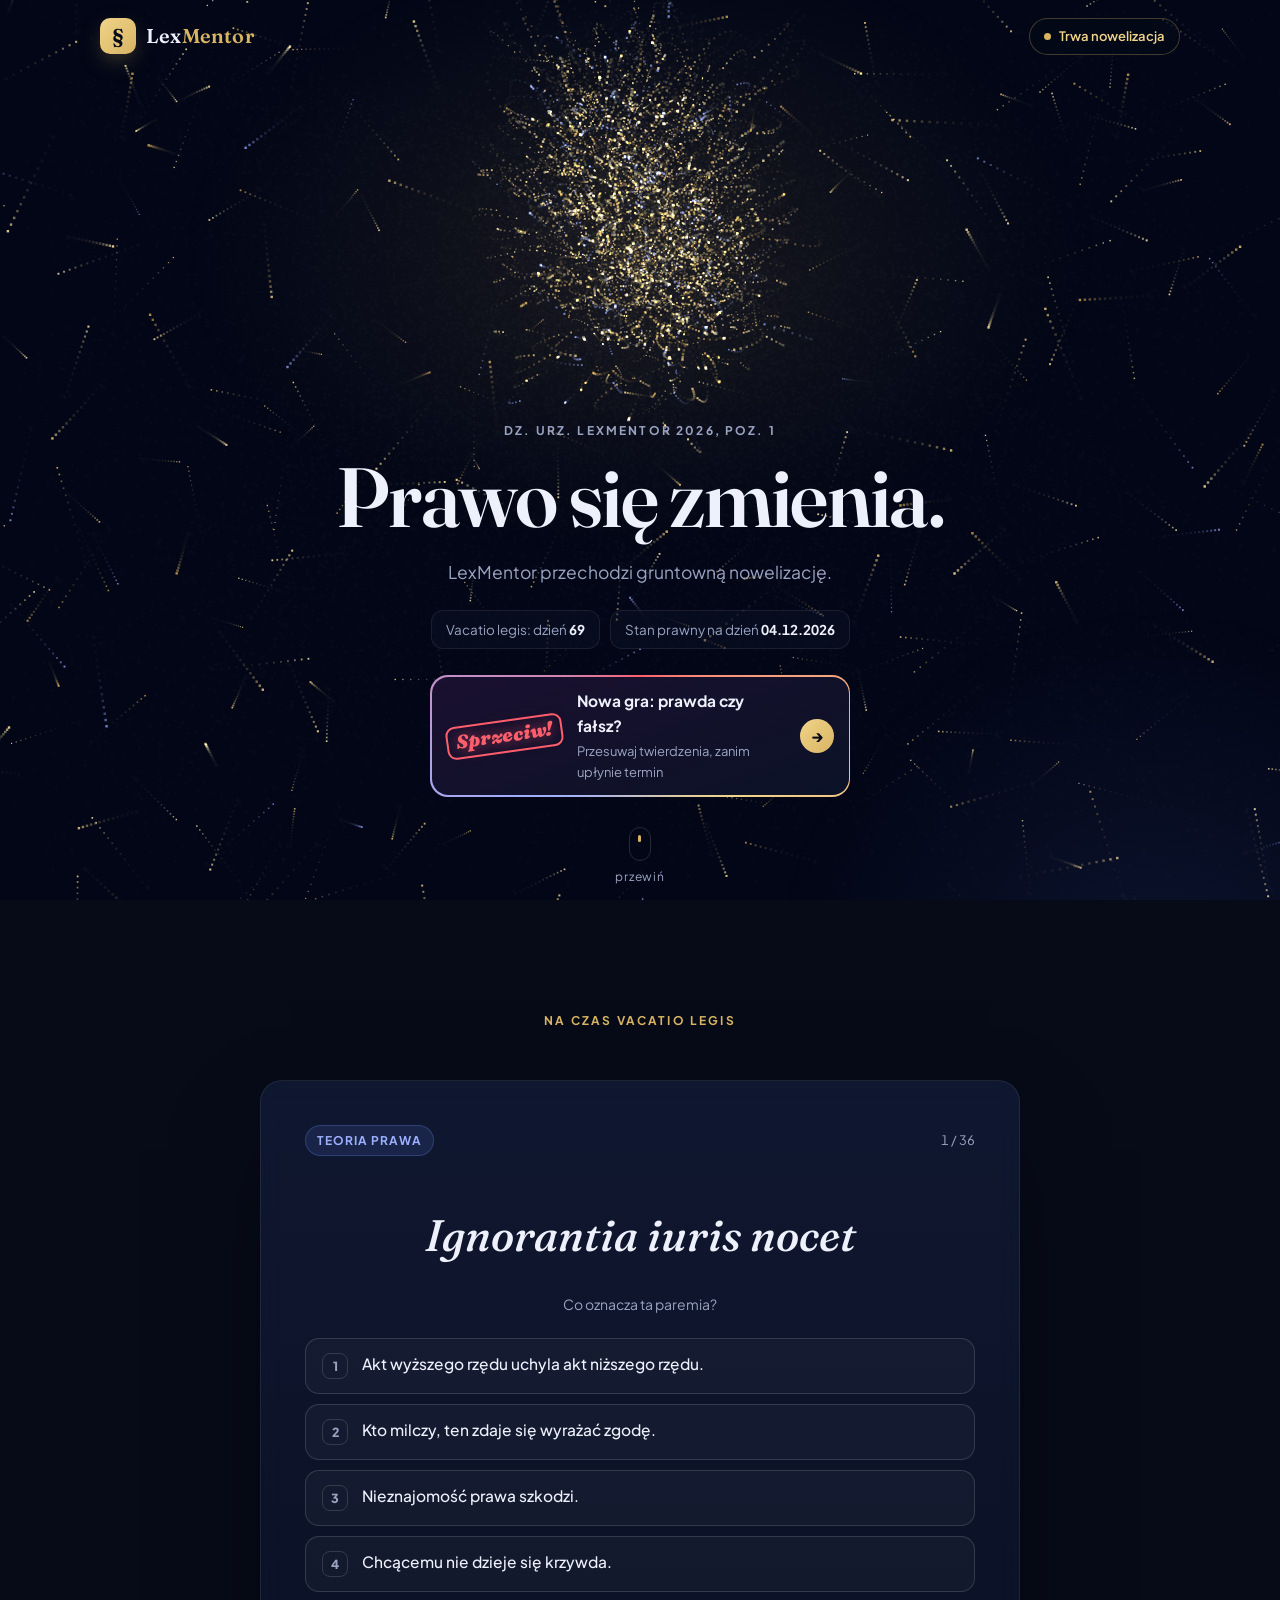
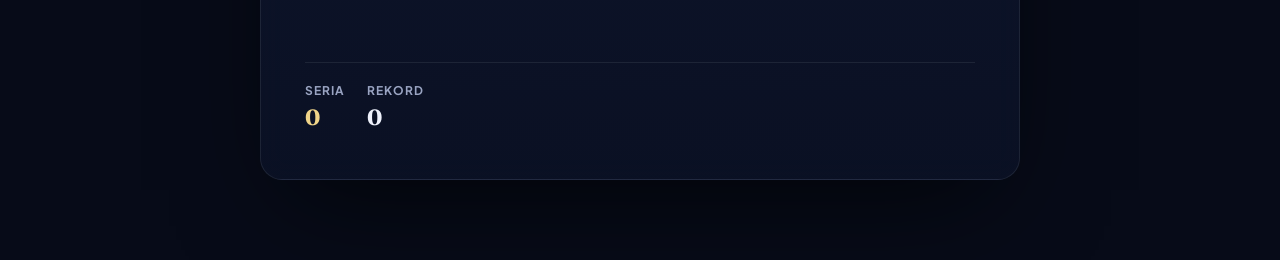
<file: index.html>
<!DOCTYPE html>
<html lang="pl">
<head>
  <meta charset="UTF-8" />
  <meta name="viewport" content="width=device-width, initial-scale=1.0, viewport-fit=cover" />
  <title>LexMentor — trwa nowelizacja</title>
  <meta name="description" content="LexMentor przechodzi gruntowną nowelizację. W okresie vacatio legis — ćwicz paremie łacińskie." />
  <meta name="theme-color" content="#070b18" />
  <meta property="og:title" content="LexMentor — Prawo się zmienia." />
  <meta property="og:description" content="Trwa nowelizacja serwisu. W okresie vacatio legis sprawdź się z paremii łacińskich." />
  <link rel="icon" href="data:image/svg+xml,%3Csvg xmlns='http://www.w3.org/2000/svg' viewBox='0 0 64 64'%3E%3Crect width='64' height='64' rx='14' fill='%23070b18'/%3E%3Ctext x='32' y='47' font-family='Georgia,serif' font-size='44' font-weight='700' text-anchor='middle' fill='%23d8b463'%3E§%3C/text%3E%3C/svg%3E" />
  <link rel="preconnect" href="https://fonts.googleapis.com" />
  <link rel="preconnect" href="https://fonts.gstatic.com" crossorigin />
  <link href="https://fonts.googleapis.com/css2?family=Fraunces:ital,opsz,wght@0,9..144,500;0,9..144,600;0,9..144,700;1,9..144,500;1,9..144,600&family=Plus+Jakarta+Sans:wght@400;500;600;700;800&display=swap" rel="stylesheet" />
  <style>
    :root {
      --bg-0: #070b18;
      --bg-1: #0b1226;
      --navy: #111a35;
      --line: rgba(255,255,255,0.08);
      --line-2: rgba(255,255,255,0.14);
      --gold: #d8b463;
      --gold-2: #f0d489;
      --gold-3: #b8923f;
      --indigo: #6f8bff;
      --indigo-2: #9db0ff;
      --ink: #eef1fb;
      --muted: #9aa4c2;
      --green: #46e0a0;
      --red: #ff7a7a;
      --serif: "Fraunces", Georgia, serif;
      --sans: "Plus Jakarta Sans", system-ui, sans-serif;
      --maxw: 1080px;
    }
    * { margin: 0; padding: 0; box-sizing: border-box; }
    html { scroll-behavior: smooth; }
    body {
      font-family: var(--sans);
      color: var(--ink);
      background: var(--bg-0);
      line-height: 1.6;
      overflow-x: hidden;
      -webkit-font-smoothing: antialiased;
    }
    a { color: inherit; }
    ::selection { background: rgba(216,180,99,.35); }

    #dust { position: fixed; inset: 0; width: 100%; height: 100%; z-index: 0; display: block; }
    .glow {
      position: fixed; inset: 0; z-index: 0; pointer-events: none;
      background:
        radial-gradient(60vmax 40vmax at 50% 28%, rgba(216,180,99,.10), transparent 60%),
        radial-gradient(50vmax 50vmax at 90% 110%, rgba(111,139,255,.10), transparent 60%);
    }
    .page { position: relative; z-index: 1; }
    .wrap { width: min(var(--maxw), 100% - 32px); margin-inline: auto; }

    /* ---------- nav ---------- */
    .nav { position: fixed; top: 0; left: 0; right: 0; z-index: 5; padding: 18px 0; pointer-events: none; }
    .nav a, .nav .pill { pointer-events: auto; }
    .nav { transition: background .3s, border-color .3s; border-bottom: 1px solid transparent; }
    .nav.solid { background: rgba(7,11,24,.72); backdrop-filter: blur(14px); -webkit-backdrop-filter: blur(14px); border-bottom-color: var(--line); pointer-events: auto; }
    .nav-inner { display: flex; align-items: center; justify-content: space-between; gap: 12px; }
    .brand { display: flex; align-items: center; gap: 10px; text-decoration: none; pointer-events: auto; }
    .brand .mark {
      width: 36px; height: 36px; border-radius: 10px; display: grid; place-items: center;
      font-family: var(--serif); font-weight: 700; font-size: 20px; color: var(--bg-0);
      background: linear-gradient(135deg, var(--gold-2), var(--gold));
      box-shadow: 0 8px 24px -8px rgba(216,180,99,.6);
    }
    .brand .name { font-family: var(--serif); font-size: 20px; font-weight: 600; letter-spacing: .2px; }
    .brand .name b { color: var(--gold); font-weight: 600; }
    .pill {
      display: inline-flex; align-items: center; gap: 8px; pointer-events: auto;
      padding: 7px 14px; border-radius: 999px; font-size: 13px; font-weight: 600; color: var(--gold-2);
      border: 1px solid rgba(216,180,99,.3); background: rgba(7,11,24,.55); backdrop-filter: blur(10px);
      -webkit-backdrop-filter: blur(10px);
    }
    .pill i { width: 7px; height: 7px; border-radius: 50%; background: var(--gold); box-shadow: 0 0 0 0 rgba(216,180,99,.7); animation: ping 2s infinite; }
    @keyframes ping { 70% { box-shadow: 0 0 0 9px rgba(216,180,99,0); } 100% { box-shadow: 0 0 0 0 rgba(216,180,99,0); } }

    /* ---------- hero ---------- */
    .hero { min-height: 100vh; min-height: 100svh; display: flex; flex-direction: column; padding-top: 84px; }
    #stage { flex: 1 1 auto; min-height: 36vh; margin: 0 auto; width: min(900px, 100%); cursor: pointer; }
    .hero-copy { text-align: center; padding: 8px 0 40px; }
    .eyebrow {
      display: inline-block; font-size: 12px; font-weight: 700; letter-spacing: .18em; text-transform: uppercase;
      color: var(--muted); margin-bottom: 14px;
    }
    h1 {
      font-family: var(--serif); font-weight: 600; line-height: 1.02; letter-spacing: -0.02em;
      font-size: clamp(40px, 7.2vw, 84px);
    }
    h1 em { font-style: italic; font-weight: 500; background: linear-gradient(100deg, var(--gold-2), var(--gold) 45%, var(--indigo-2)); -webkit-background-clip: text; background-clip: text; color: transparent; padding-right: .06em; }
    .lead { max-width: 600px; margin: 18px auto 0; color: var(--muted); font-size: clamp(15px, 1.6vw, 17.5px); }
    .facts { display: flex; flex-wrap: wrap; justify-content: center; gap: 10px; margin-top: 24px; }
    .fact {
      padding: 8px 14px; border-radius: 12px; font-size: 13.5px; color: var(--muted);
      border: 1px solid var(--line); background: rgba(11,18,38,.55); backdrop-filter: blur(8px); -webkit-backdrop-filter: blur(8px);
    }
    .fact b { color: var(--ink); font-weight: 700; font-variant-numeric: tabular-nums; }
    .scroll-hint { display: inline-flex; flex-direction: column; align-items: center; gap: 6px; margin-top: 30px; font-size: 12px; color: var(--muted); text-decoration: none; letter-spacing: .08em; }
    .scroll-hint span { width: 22px; height: 34px; border: 1.5px solid var(--line-2); border-radius: 12px; position: relative; }
    .scroll-hint span::after { content: ""; position: absolute; left: 50%; top: 7px; width: 3px; height: 7px; margin-left: -1.5px; border-radius: 2px; background: var(--gold); animation: wheel 1.8s infinite; }
    @keyframes wheel { 0% { opacity: 0; transform: translateY(0); } 30% { opacity: 1; } 100% { opacity: 0; transform: translateY(10px); } }

    /* ---------- wejście do gry „Sprzeciw!” ---------- */
    .cta {
      position: relative; display: flex; align-items: center; gap: 14px; max-width: 420px; margin: 26px auto 0; padding: 14px 16px;
      border-radius: 18px; text-decoration: none; text-align: left; overflow: hidden; isolation: isolate;
      background: rgba(11,18,38,.8); -webkit-tap-highlight-color: transparent;
    }
    .cta::before { /* obracająca się złoto-czerwona ramka */
      content: ""; position: absolute; inset: -60%; z-index: -2;
      background: conic-gradient(from 0deg, #ff5f6d, var(--gold-2), var(--indigo-2), #ff5f6d); animation: ctaspin 4s linear infinite;
    }
    .cta::after { content: ""; position: absolute; inset: 1.5px; border-radius: 16.5px; background: linear-gradient(160deg, #1a1030, #0b1226); z-index: -1; }
    @keyframes ctaspin { to { transform: rotate(360deg); } }
    .cta .st {
      flex: none; padding: 4px 8px 6px; border: 2.5px solid #ff5f6d; border-radius: 9px; transform: rotate(-8deg);
      font: italic 900 19px/1 var(--serif); color: #ff5f6d; text-shadow: 0 0 14px rgba(255,95,109,.6);
    }
    .cta b { display: block; font-size: 15.5px; color: var(--ink); }
    .cta small { display: block; font-size: 13px; color: var(--muted); margin-top: 2px; }
    .cta .go { margin-left: auto; flex: none; width: 34px; height: 34px; border-radius: 50%; display: grid; place-items: center; font-weight: 800; color: var(--bg-0); background: linear-gradient(135deg, var(--gold-2), var(--gold)); }
    .cta:active { transform: scale(.98); }

    .rise { opacity: 0; transform: translateY(18px); animation: rise .9s cubic-bezier(.2,.7,.2,1) forwards; }
    .d1 { animation-delay: .5s; } .d2 { animation-delay: .7s; } .d3 { animation-delay: .9s; } .d4 { animation-delay: 1.1s; }
    @keyframes rise { to { opacity: 1; transform: none; } }

    /* ---------- sections ---------- */
    section { padding: 80px 0; scroll-margin-top: 64px; }
    .sec-head { text-align: center; margin-bottom: 36px; }
    .sec-head .eyebrow { color: var(--gold); }

    /* ---------- gra ---------- */
    .card {
      max-width: 760px; margin: 0 auto; padding: clamp(24px, 4.5vw, 44px);
      border-radius: 22px; border: 1px solid var(--line);
      background: linear-gradient(180deg, rgba(17,26,53,.85), rgba(11,18,38,.85));
      backdrop-filter: blur(14px); -webkit-backdrop-filter: blur(14px);
      box-shadow: 0 40px 100px -30px rgba(0,0,0,.7);
    }
    .q-top { display: flex; justify-content: space-between; align-items: center; gap: 10px; flex-wrap: wrap; }
    .tag { font-size: 12px; font-weight: 700; letter-spacing: .08em; text-transform: uppercase; padding: 5px 11px; border-radius: 999px; color: var(--indigo-2); background: rgba(111,139,255,.12); border: 1px solid rgba(111,139,255,.25); }
    .counter { font-size: 13px; color: var(--muted); font-variant-numeric: tabular-nums; }
    .latin {
      font-family: var(--serif); font-style: italic; font-weight: 500; text-align: center;
      font-size: clamp(28px, 5vw, 44px); line-height: 1.15; margin: 28px 0 8px; min-height: 2.3em;
      display: flex; align-items: center; justify-content: center; text-wrap: balance;
    }
    .latin.swap { animation: swap .5s cubic-bezier(.2,.7,.2,1); }
    @keyframes swap { from { opacity: 0; transform: translateY(10px); filter: blur(6px); } }
    .ask { text-align: center; color: var(--muted); font-size: 14px; margin-bottom: 22px; }
    .opts { display: grid; gap: 10px; }
    .opt {
      display: flex; gap: 14px; align-items: flex-start; text-align: left; width: 100%;
      padding: 14px 16px; border-radius: 14px; border: 1px solid var(--line-2);
      background: rgba(255,255,255,.03); color: var(--ink); font: 500 15.5px/1.45 var(--sans);
      cursor: pointer; transition: border-color .2s, background .2s, transform .15s;
      touch-action: manipulation; -webkit-tap-highlight-color: transparent;
    }
    .opt:active:not(:disabled) { background: rgba(216,180,99,.08); }
    @media (hover: hover) {
      .opt:hover:not(:disabled) { border-color: rgba(216,180,99,.55); background: rgba(216,180,99,.06); transform: translateY(-1px); }
    }
    .opt:focus-visible { outline: 2px solid var(--gold); outline-offset: 2px; }
    .opt .k { flex: none; width: 26px; height: 26px; border-radius: 8px; display: grid; place-items: center; font-size: 12.5px; font-weight: 800; color: var(--muted); border: 1px solid var(--line-2); }
    .opt:disabled { cursor: default; }
    .opt.good { border-color: rgba(70,224,160,.7); background: rgba(70,224,160,.1); }
    .opt.good .k { background: var(--green); color: var(--bg-0); border-color: transparent; }
    .opt.bad { border-color: rgba(255,122,122,.6); background: rgba(255,122,122,.08); animation: shake .35s; }
    .opt.bad .k { background: var(--red); color: var(--bg-0); border-color: transparent; }
    .opt.dim { opacity: .45; }
    @keyframes shake { 25% { transform: translateX(-5px); } 75% { transform: translateX(5px); } }
    .feedback { min-height: 48px; margin-top: 16px; text-align: center; font-size: 14.5px; color: var(--muted); }
    .feedback b { color: var(--ink); }
    .q-foot { display: flex; justify-content: space-between; align-items: center; gap: 16px; flex-wrap: wrap; margin-top: 6px; padding-top: 18px; border-top: 1px solid var(--line); }
    .score { display: flex; gap: 22px; }
    .score div { font-size: 12px; color: var(--muted); text-transform: uppercase; letter-spacing: .08em; font-weight: 700; }
    .score b { display: block; font-size: 22px; color: var(--ink); letter-spacing: 0; font-variant-numeric: tabular-nums; font-family: var(--serif); }
    .score .hot b { color: var(--gold-2); }
    @media (max-width: 600px) {
      .hero { padding-top: 72px; }
      #stage { min-height: 32vh; }
      .nav { padding: 12px 0; }
      .pill { font-size: 12px; padding: 6px 11px; white-space: nowrap; }
      .facts { margin-top: 18px; }
      .cta { margin-top: 20px; }
      .scroll-hint { margin-top: 22px; }

      /* gra: cała karta ma się mieścić na ekranie telefonu */
      section { padding: 20px 0 40px; }
      .sec-head { margin-bottom: 14px; }
      .card { padding: 18px 16px 16px; border-radius: 18px; }
      .latin { font-size: clamp(24px, 7.4vw, 32px); margin: 14px 0 4px; min-height: 2.4em; }
      .ask { font-size: 13px; margin-bottom: 14px; }
      .opts { gap: 8px; }
      .opt { gap: 12px; padding: 12px 13px; font-size: 15px; line-height: 1.38; border-radius: 12px; }
      .opt .k { width: 24px; height: 24px; font-size: 12px; }
      .feedback { min-height: 40px; margin-top: 12px; font-size: 14px; line-height: 1.45; }
      .q-foot { padding-top: 12px; }
      .score { gap: 20px; }
      .score b { font-size: 20px; }
    }
    @media (max-width: 360px) {
      .brand { gap: 8px; }
      .brand .mark { width: 32px; height: 32px; font-size: 18px; }
      .brand .name { font-size: 18px; }
      .pill { font-size: 11px; padding: 5px 10px; gap: 6px; }
    }
    @media (prefers-reduced-motion: reduce) {
      *, *::before, *::after { animation: none !important; transition: none !important; }
      .rise { opacity: 1; transform: none; }
      html { scroll-behavior: auto; }
    }
  </style>
</head>
<body>
  <canvas id="dust" aria-hidden="true"></canvas>
  <div class="glow" aria-hidden="true"></div>

  <nav class="nav">
    <div class="wrap nav-inner">
      <a class="brand" href="index.html" aria-label="LexMentor — strona główna"><span class="mark">§</span><span class="name">Lex<b>Mentor</b></span></a>
      <span class="pill"><i></i>Trwa nowelizacja</span>
    </div>
  </nav>

  <div class="page">
    <header class="hero">
      <div id="stage" title="Kliknij, aby przekształcić znak" aria-hidden="true"></div>
      <div class="wrap hero-copy">
        <span class="eyebrow rise d1">Dz. Urz. LexMentor 2026, poz. 1</span>
        <h1 class="rise d2">Prawo się zmienia.</h1>
        <p class="lead rise d3">LexMentor przechodzi gruntowną nowelizację.</p>
        <div class="facts rise d4">
          <span class="fact">Vacatio legis: dzień <b id="vl-day">1</b></span>
          <span class="fact">Stan prawny na dzień <b id="today">—</b></span>
        </div>
        <div class="rise d4">
          <a class="cta" href="sprzeciw.html">
            <span class="st">Sprzeciw!</span>
            <span><b>Nowa gra: prawda czy fałsz?</b><small>Przesuwaj twierdzenia, zanim upłynie termin</small></span>
            <span class="go">→</span>
          </a>
          <a class="scroll-hint" href="#paremie"><span></span>przewiń</a>
        </div>
      </div>
    </header>

    <section id="paremie">
      <div class="wrap">
        <div class="sec-head">
          <span class="eyebrow">Na czas vacatio legis</span>
        </div>

        <div class="card" id="game">
          <div class="q-top">
            <span class="tag" id="q-tag">—</span>
            <span class="counter" id="q-count">—</span>
          </div>
          <div class="latin" id="q-latin" lang="la">—</div>
          <p class="ask">Co oznacza ta paremia?</p>
          <div class="opts" id="q-opts"></div>
          <p class="feedback" id="q-fb" aria-live="polite"></p>
          <div class="q-foot">
            <div class="score">
              <div class="hot">Seria<b id="s-streak">0</b></div>
              <div>Rekord<b id="s-best">0</b></div>
            </div>
          </div>
        </div>
      </div>
    </section>

  </div>

  <script>
  /* =========================================================
     USTAWIENIA — zmień tutaj
     ========================================================= */
  const CFG = {
    start: "2026-09-27",   // początek „vacatio legis” (od tego dnia liczone są dni)
    shapes: ["§", "Lex", "⚖"],
    hold: 5200             // ile ms trwa każdy kształt
  };

  /* ---------- pasek nawigacji po przewinięciu ---------- */
  (function () {
    const nav = document.querySelector(".nav");
    const upd = () => nav.classList.toggle("solid", window.scrollY > 40);
    window.addEventListener("scroll", upd, { passive: true }); upd();
  })();

  /* ---------- daty ---------- */
  (function dates() {
    const now = new Date();
    const start = new Date(CFG.start + "T00:00:00");
    const day = Math.max(1, Math.floor((now - start) / 864e5) + 1);
    document.getElementById("vl-day").textContent = day;
    document.getElementById("today").textContent = now.toLocaleDateString("pl-PL", { day: "2-digit", month: "2-digit", year: "numeric" });
  })();

  /* =========================================================
     PYŁ — cząsteczki układające się w znaki
     ========================================================= */
  const FX = (function () {
    const cv = document.getElementById("dust");
    const cx = cv.getContext("2d");
    const stage = document.getElementById("stage");
    const reduce = matchMedia("(prefers-reduced-motion: reduce)").matches;
    const PALETTE = ["#f0d489", "#d8b463", "#b8923f", "#9db0ff"];
    const WEIGHTS = [0.34, 0.36, 0.18, 0.12];

    let W = 0, H = 0, DPR = 1, P = [], sparks = [];
    let shapes = [], shapeIdx = 0, box = { x: 0, y: 0, w: 0, h: 0 };
    let released = false, timer = null, lastInteract = 0;
    const mouse = { x: -9999, y: -9999 };

    function pickColor() {
      let r = Math.random(), i = 0;
      while (r > WEIGHTS[i] && i < WEIGHTS.length - 1) { r -= WEIGHTS[i]; i++; }
      return i;
    }

    function makeParticles(n) {
      P = [];
      for (let i = 0; i < n; i++) {
        P.push({
          x: Math.random() * W, y: Math.random() * H, vx: 0, vy: 0,
          t: null, k: 0.012 + Math.random() * 0.016, ph: Math.random() * 6.283,
          s: Math.random() < 0.12 ? 2.4 : 1.1 + Math.random() * 1.0, c: pickColor()
        });
      }
    }

    function shuffle(a) { for (let i = a.length - 1; i > 0; i--) { const j = (Math.random() * (i + 1)) | 0; [a[i], a[j]] = [a[j], a[i]]; } return a; }

    // waga Temidy rysowana wektorowo (glify systemowe są zbyt cienkie)
    function drawScales(o, bw, bh) {
      const top = bh * 0.06, H = bh * 0.88, cx = bw / 2, lw = H * 0.065;
      const S = Math.min(bw * 0.4, H * 0.62), panR = S * 0.44;
      const beamY = top + H * 0.2, panY = top + H * 0.64;
      o.fillStyle = o.strokeStyle = "#fff"; o.lineCap = "round"; o.lineJoin = "round";
      o.fillRect(cx - lw / 2, top + H * 0.08, lw, H * 0.84);                       // kolumna
      o.beginPath(); o.arc(cx, top + H * 0.07, lw * 0.95, 0, 6.283); o.fill();      // gałka
      o.lineWidth = lw; o.beginPath(); o.moveTo(cx - S, beamY); o.lineTo(cx + S, beamY); o.stroke(); // belka
      for (const sx of [-1, 1]) {
        const px = cx + sx * S;
        o.beginPath(); o.arc(px, beamY, lw * 0.7, 0, 6.283); o.fill();
        o.lineWidth = lw * 0.38; o.beginPath();
        o.moveTo(px - panR, panY); o.lineTo(px, beamY); o.lineTo(px + panR, panY); o.stroke();  // linki
        o.beginPath(); o.arc(px, panY, panR, 0, Math.PI); o.closePath(); o.fill();              // szala
      }
      const bwid = S * 1.05, bY = top + H * 0.9;                                    // podstawa
      o.beginPath(); o.moveTo(cx - bwid / 2, top + H); o.lineTo(cx + bwid / 2, top + H);
      o.lineTo(cx + bwid * 0.3, bY); o.lineTo(cx - bwid * 0.3, bY); o.closePath(); o.fill();
    }

    function sample(text, bw, bh, maxT) {
      bw = Math.max(1, Math.floor(bw)); bh = Math.max(1, Math.floor(bh));
      const oc = document.createElement("canvas"); oc.width = bw; oc.height = bh;
      const o = oc.getContext("2d", { willReadFrequently: true });
      if (text === "⚖") drawScales(o, bw, bh);
      else {
        const fam = "Fraunces, Georgia, serif";
        let fs = bh * 0.95;
        o.font = "600 " + fs + "px " + fam;
        let m = o.measureText(text);
        const hgt = (m.actualBoundingBoxAscent + m.actualBoundingBoxDescent) || fs * 0.8;
        fs *= Math.min(bw * 0.9 / m.width, bh * 0.9 / hgt);
        o.font = "600 " + fs + "px " + fam;
        m = o.measureText(text);
        const asc = m.actualBoundingBoxAscent || fs * 0.7, desc = m.actualBoundingBoxDescent || 0;
        o.textAlign = "center"; o.textBaseline = "alphabetic"; o.fillStyle = "#fff";
        o.fillText(text, bw / 2, bh / 2 + (asc - desc) / 2);
      }

      const d = o.getImageData(0, 0, bw, bh).data;
      let c = 0;
      for (let y = 0; y < bh; y += 2) for (let x = 0; x < bw; x += 2) if (d[(y * bw + x) * 4 + 3] > 128) c++;
      if (c < 20) return [];
      const g = Math.max(2, Math.sqrt((c * 4) / maxT) * 0.92);
      const pts = [];
      for (let y = g / 2; y < bh; y += g) for (let x = g / 2; x < bw; x += g) {
        if (d[((y | 0) * bw + (x | 0)) * 4 + 3] > 128) pts.push([x + (Math.random() - 0.5) * g * 0.7, y + (Math.random() - 0.5) * g * 0.7]);
      }
      return shuffle(pts).slice(0, maxT);
    }

    function measureStage() {
      const r = stage.getBoundingClientRect();
      box = { x: r.left, y: r.top + window.scrollY, w: r.width, h: r.height };
    }

    function buildShapes() {
      measureStage();
      const maxT = Math.floor(P.length * 0.82);
      shapes = CFG.shapes.map(s => sample(s, box.w, box.h * 0.92, maxT)).filter(s => s.length > 40);
      if (shapeIdx >= shapes.length) shapeIdx = 0;
      assign();
    }

    function assign() {
      const pts = shapes[shapeIdx] || [];
      const order = shuffle(P.map((_, i) => i));
      order.forEach((pi, j) => { P[pi].t = j < pts.length ? pts[j] : null; });
    }

    function next() { if (!shapes.length) return; shapeIdx = (shapeIdx + 1) % shapes.length; assign(); }

    function burst(x, y, power) {
      for (const p of P) {
        const dx = p.x - x, dy = p.y - y, d = Math.hypot(dx, dy) || 1;
        if (d < 320) { const f = (1 - d / 320) * power; p.vx += (dx / d) * f; p.vy += (dy / d) * f; }
      }
    }

    function celebrate(x, y) {
      for (let i = 0; i < 70; i++) {
        const a = Math.random() * 6.283, v = 2 + Math.random() * 6;
        sparks.push({ x, y, vx: Math.cos(a) * v, vy: Math.sin(a) * v - 2.5, life: 1, c: PALETTE[i % 3], s: 1.5 + Math.random() * 2 });
      }
    }

    function resize() {
      DPR = Math.min(window.devicePixelRatio || 1, 2);
      W = window.innerWidth; H = window.innerHeight;
      cv.width = W * DPR; cv.height = H * DPR;
      cx.setTransform(DPR, 0, 0, DPR, 0, 0);
      const n = Math.round(Math.min(2400, Math.max(800, (W * H) / 720)));
      if (Math.abs(n - P.length) > 200) makeParticles(n);
      buildShapes();
      if (reduce) drawStatic();
    }

    function step(t) {
      const sy = window.scrollY;
      const nowReleased = sy > window.innerHeight * 0.3;
      if (nowReleased && !released) for (const p of P) { const a = Math.random() * 6.283, v = 2 + Math.random() * 7; p.vx += Math.cos(a) * v; p.vy += Math.sin(a) * v; }
      released = nowReleased;
      const off = -sy * 0.55;
      const R = 110, R2 = R * R;

      cx.globalCompositeOperation = "source-over";
      cx.fillStyle = "rgba(7,11,24,0.26)";
      cx.fillRect(0, 0, W, H);
      cx.globalCompositeOperation = "lighter";

      const buckets = [[], [], [], []];
      for (const p of P) {
        if (!released && p.t) {
          const tx = box.x + p.t[0] + Math.sin(t * 0.0016 + p.ph) * 0.8;
          const ty = box.y + p.t[1] + off + Math.cos(t * 0.0013 + p.ph) * 0.8;
          p.vx = (p.vx + (tx - p.x) * p.k) * 0.86;
          p.vy = (p.vy + (ty - p.y) * p.k) * 0.86;
        } else {
          p.vx = (p.vx + Math.cos(p.ph + t * 0.00031) * 0.014) * 0.985;
          p.vy = (p.vy + Math.sin(p.ph * 1.3 + t * 0.00027) * 0.014 - 0.003) * 0.985;
        }
        const dx = p.x - mouse.x, dy = p.y - mouse.y, d2 = dx * dx + dy * dy;
        if (d2 < R2 && d2 > 0.01) { const d = Math.sqrt(d2), f = (1 - d / R) * 2.6; p.vx += (dx / d) * f; p.vy += (dy / d) * f; }
        p.x += p.vx; p.y += p.vy;
        if (released || !p.t) {
          if (p.x < -10) p.x = W + 10; else if (p.x > W + 10) p.x = -10;
          if (p.y < -10) p.y = H + 10; else if (p.y > H + 10) p.y = -10;
        }
        buckets[p.c].push(p);
      }
      for (let c = 0; c < 4; c++) {
        cx.fillStyle = PALETTE[c];
        cx.globalAlpha = c === 3 ? 0.7 : 0.9;
        for (const p of buckets[c]) cx.fillRect(p.x, p.y, p.s, p.s);
      }
      cx.globalAlpha = 1;

      for (let i = sparks.length - 1; i >= 0; i--) {
        const s = sparks[i];
        s.vy += 0.16; s.vx *= 0.97; s.x += s.vx; s.y += s.vy; s.life -= 0.016;
        if (s.life <= 0) { sparks.splice(i, 1); continue; }
        cx.globalAlpha = s.life; cx.fillStyle = s.c;
        cx.beginPath(); cx.arc(s.x, s.y, s.s, 0, 6.283); cx.fill();
      }
      cx.globalAlpha = 1;
      requestAnimationFrame(step);
    }

    function drawStatic() {
      cx.fillStyle = "#070b18"; cx.fillRect(0, 0, W, H);
      for (const p of P) {
        if (p.t) { p.x = box.x + p.t[0]; p.y = box.y + p.t[1] - window.scrollY; }
        cx.fillStyle = PALETTE[p.c]; cx.fillRect(p.x, p.y, p.s, p.s);
      }
    }

    function startCycle() {
      clearInterval(timer);
      timer = setInterval(() => {
        if (document.hidden || released || performance.now() - lastInteract < 2500) return;
        next();
      }, CFG.hold);
    }

    function init() {
      resize();
      if (reduce) { window.addEventListener("resize", resize); return; }
      requestAnimationFrame(step);
      startCycle();

      let rt;
      window.addEventListener("resize", () => { clearTimeout(rt); rt = setTimeout(resize, 150); });
      window.addEventListener("pointermove", e => { mouse.x = e.clientX; mouse.y = e.clientY; }, { passive: true });
      window.addEventListener("pointerdown", e => { mouse.x = e.clientX; mouse.y = e.clientY; }, { passive: true });
      window.addEventListener("pointerup", e => { if (e.pointerType !== "mouse") { mouse.x = mouse.y = -9999; } });
      document.addEventListener("pointerleave", () => { mouse.x = mouse.y = -9999; });
      stage.addEventListener("click", e => { lastInteract = performance.now(); burst(e.clientX, e.clientY, 14); next(); startCycle(); });
    }

    // zaczekaj na font Fraunces, żeby znaki miały właściwy krój
    const ready = document.fonts && document.fonts.load
      ? Promise.race([Promise.all([document.fonts.load('600 100px "Fraunces"', "§Lex"), document.fonts.ready]), new Promise(r => setTimeout(r, 1800))])
      : Promise.resolve();
    ready.then(init, init);

    return { celebrate, burst };
  })();

  /* =========================================================
     PAREMIE — mini-gra
     ========================================================= */
  (function game() {
    const PAREMIE = [
      { la: "Pacta sunt servanda", pl: "Umów należy dotrzymywać.", k: "prawo cywilne" },
      { la: "Nemo iudex in causa sua", pl: "Nikt nie może być sędzią we własnej sprawie.", k: "procedura" },
      { la: "Audiatur et altera pars", pl: "Należy wysłuchać także drugiej strony.", k: "procedura" },
      { la: "Lex retro non agit", pl: "Prawo nie działa wstecz.", k: "teoria prawa" },
      { la: "Nullum crimen sine lege", pl: "Nie ma przestępstwa bez ustawy.", k: "prawo karne" },
      { la: "Nulla poena sine lege", pl: "Nie ma kary bez ustawy.", k: "prawo karne" },
      { la: "In dubio pro reo", pl: "Niedające się usunąć wątpliwości rozstrzyga się na korzyść oskarżonego.", k: "prawo karne" },
      { la: "Ignorantia iuris nocet", pl: "Nieznajomość prawa szkodzi.", k: "teoria prawa" },
      { la: "Lex specialis derogat legi generali", pl: "Przepis szczególny uchyla przepis ogólny.", k: "wykładnia" },
      { la: "Lex posterior derogat legi priori", pl: "Ustawa późniejsza uchyla ustawę wcześniejszą.", k: "wykładnia" },
      { la: "Lex superior derogat legi inferiori", pl: "Akt wyższego rzędu uchyla akt niższego rzędu.", k: "wykładnia" },
      { la: "Clara non sunt interpretanda", pl: "Tego, co jasne, nie należy interpretować.", k: "wykładnia" },
      { la: "Exceptiones non sunt extendendae", pl: "Wyjątków nie należy interpretować rozszerzająco.", k: "wykładnia" },
      { la: "Nemo plus iuris in alium transferre potest, quam ipse habet", pl: "Nikt nie może przenieść na drugiego więcej praw, niż sam posiada.", k: "prawo cywilne" },
      { la: "Superficies solo cedit", pl: "To, co jest na powierzchni, przypada gruntowi.", k: "prawo rzeczowe" },
      { la: "Accessorium sequitur principale", pl: "Rzecz przynależna dzieli los rzeczy głównej.", k: "prawo rzeczowe" },
      { la: "Casum sentit dominus", pl: "Skutki przypadku ponosi właściciel.", k: "prawo rzeczowe" },
      { la: "Ne bis in idem", pl: "Nie można dwukrotnie orzekać w tej samej sprawie.", k: "procedura" },
      { la: "Res iudicata pro veritate habetur", pl: "Rzecz osądzoną uważa się za prawdę.", k: "procedura" },
      { la: "Testis unus, testis nullus", pl: "Jeden świadek to żaden świadek.", k: "procedura" },
      { la: "Ei incumbit probatio, qui dicit, non qui negat", pl: "Ciężar dowodu spoczywa na tym, kto twierdzi, a nie na tym, kto zaprzecza.", k: "procedura" },
      { la: "Nemo se ipsum accusare tenetur", pl: "Nikt nie ma obowiązku oskarżać samego siebie.", k: "prawo karne" },
      { la: "Dura lex, sed lex", pl: "Twarde prawo, ale prawo.", k: "teoria prawa" },
      { la: "Ultra posse nemo obligatur", pl: "Nikt nie jest zobowiązany ponad swoje możliwości.", k: "zobowiązania" },
      { la: "Impossibilium nulla obligatio est", pl: "Nie ma zobowiązania do świadczeń niemożliwych.", k: "zobowiązania" },
      { la: "Volenti non fit iniuria", pl: "Chcącemu nie dzieje się krzywda.", k: "zobowiązania" },
      { la: "Vigilantibus iura scripta sunt", pl: "Prawa są napisane dla czujnych.", k: "teoria prawa" },
      { la: "Qui tacet, consentire videtur", pl: "Kto milczy, ten zdaje się wyrażać zgodę.", k: "prawo cywilne" },
      { la: "Quod initio vitiosum est, non potest tractu temporis convalescere", pl: "To, co od początku jest wadliwe, nie może zostać uzdrowione upływem czasu.", k: "prawo cywilne" },
      { la: "Nemo auditur propriam turpitudinem allegans", pl: "Nikt nie może powoływać się na własną niegodziwość.", k: "prawo cywilne" },
      { la: "Neminem laedit, qui suo iure utitur", pl: "Nikogo nie krzywdzi ten, kto korzysta ze swego prawa.", k: "prawo cywilne" },
      { la: "Semel heres, semper heres", pl: "Kto raz stał się spadkobiercą, pozostaje nim na zawsze.", k: "prawo spadkowe" },
      { la: "Hereditas viventis non datur", pl: "Nie ma spadku po osobie żyjącej.", k: "prawo spadkowe" },
      { la: "Mater semper certa est", pl: "Matka jest zawsze pewna.", k: "prawo rodzinne" },
      { la: "Ius est ars boni et aequi", pl: "Prawo jest sztuką tego, co dobre i słuszne.", k: "teoria prawa" },
      { la: "Cessante ratione legis cessat ipsa lex", pl: "Gdy ustaje racja ustawy, ustaje i sama ustawa.", k: "teoria prawa" }
    ];

    const $ = id => document.getElementById(id);
    const els = { tag: $("q-tag"), count: $("q-count"), latin: $("q-latin"), opts: $("q-opts"), fb: $("q-fb"), streak: $("s-streak"), best: $("s-best") };
    const store = {
      get(k, d) { try { const v = localStorage.getItem("lm-par-" + k); return v === null ? d : JSON.parse(v); } catch (e) { return d; } },
      set(k, v) { try { localStorage.setItem("lm-par-" + k, JSON.stringify(v)); } catch (e) {} }
    };
    const shuffle = a => { for (let i = a.length - 1; i > 0; i--) { const j = (Math.random() * (i + 1)) | 0; [a[i], a[j]] = [a[j], a[i]]; } return a; };

    let order = shuffle(PAREMIE.map((_, i) => i)), qi = 0, cur = null, answered = false, advance = null;
    let streak = 0, best = store.get("best", 0);

    function renderScore() {
      els.streak.textContent = streak;
      els.best.textContent = best;
    }

    function render() {
      if (qi >= order.length) { order = shuffle(order); qi = 0; }
      cur = PAREMIE[order[qi]];
      answered = false;
      const others = shuffle(PAREMIE.filter(p => p !== cur)).slice(0, 3);
      const opts = shuffle([cur, ...others]);

      els.tag.textContent = cur.k;
      els.count.textContent = (qi + 1) + " / " + order.length;
      els.latin.textContent = cur.la;
      els.latin.classList.remove("swap"); void els.latin.offsetWidth; els.latin.classList.add("swap");
      els.fb.innerHTML = "";
      els.opts.innerHTML = "";
      opts.forEach((o, i) => {
        const b = document.createElement("button");
        b.className = "opt"; b.type = "button";
        b.innerHTML = '<span class="k">' + (i + 1) + "</span><span></span>";
        b.lastChild.textContent = o.pl;
        b.dataset.ok = o === cur ? "1" : "0";
        b.addEventListener("click", () => choose(b));
        els.opts.appendChild(b);
      });
    }

    function choose(b) {
      if (answered) return;
      answered = true;
      const ok = b.dataset.ok === "1";
      [...els.opts.children].forEach(x => {
        x.disabled = true;
        if (x.dataset.ok === "1") x.classList.add("good");
        else if (x === b) x.classList.add("bad");
        else x.classList.add("dim");
      });
      if (ok) {
        streak++;
        if (streak > best) best = streak;
        const r = b.getBoundingClientRect();
        FX.celebrate(r.left + r.width / 2, r.top + r.height / 2);
        const msgs = ["Brawo — tak jest.", "Właśnie tak. Sąd przychyla się do odpowiedzi.", "Trafnie. Zarzut oddalony.", "Bez zastrzeżeń.", "Wniosek uwzględniony w całości."];
        els.fb.innerHTML = "<b>" + msgs[(Math.random() * msgs.length) | 0] + "</b>" + (streak >= 3 ? " Seria: " + streak + " z rzędu." : "");
      } else {
        streak = 0;
        els.fb.innerHTML = "Nie tym razem. <b>" + cur.la + "</b> — " + cur.pl.charAt(0).toLowerCase() + cur.pl.slice(1);
      }
      store.set("best", best);
      renderScore();
      advance = setTimeout(next, ok ? 1600 : 3200); // kolejna paremia pojawia się sama
    }

    function next() {
      clearTimeout(advance); qi++; render();
      // na telefonie karta bywa przewinięta — pokaż nową paremię od góry
      const top = els.latin.closest(".card").getBoundingClientRect().top;
      if (top < 64) window.scrollBy({ top: top - 72, behavior: "smooth" });
    }

    document.addEventListener("keydown", e => {
      if (e.metaKey || e.ctrlKey || e.altKey) return;
      const r = els.opts.getBoundingClientRect();
      if (r.bottom < 0 || r.top > window.innerHeight) return; // gra poza ekranem
      const n = parseInt(e.key, 10);
      if (n >= 1 && n <= 4 && !answered) { const b = els.opts.children[n - 1]; if (b) choose(b); }
      else if ((e.key === "Enter" || e.key === "ArrowRight") && answered) next();
    });

    renderScore();
    render();
  })();
  </script>
</body>
</html>
</file>
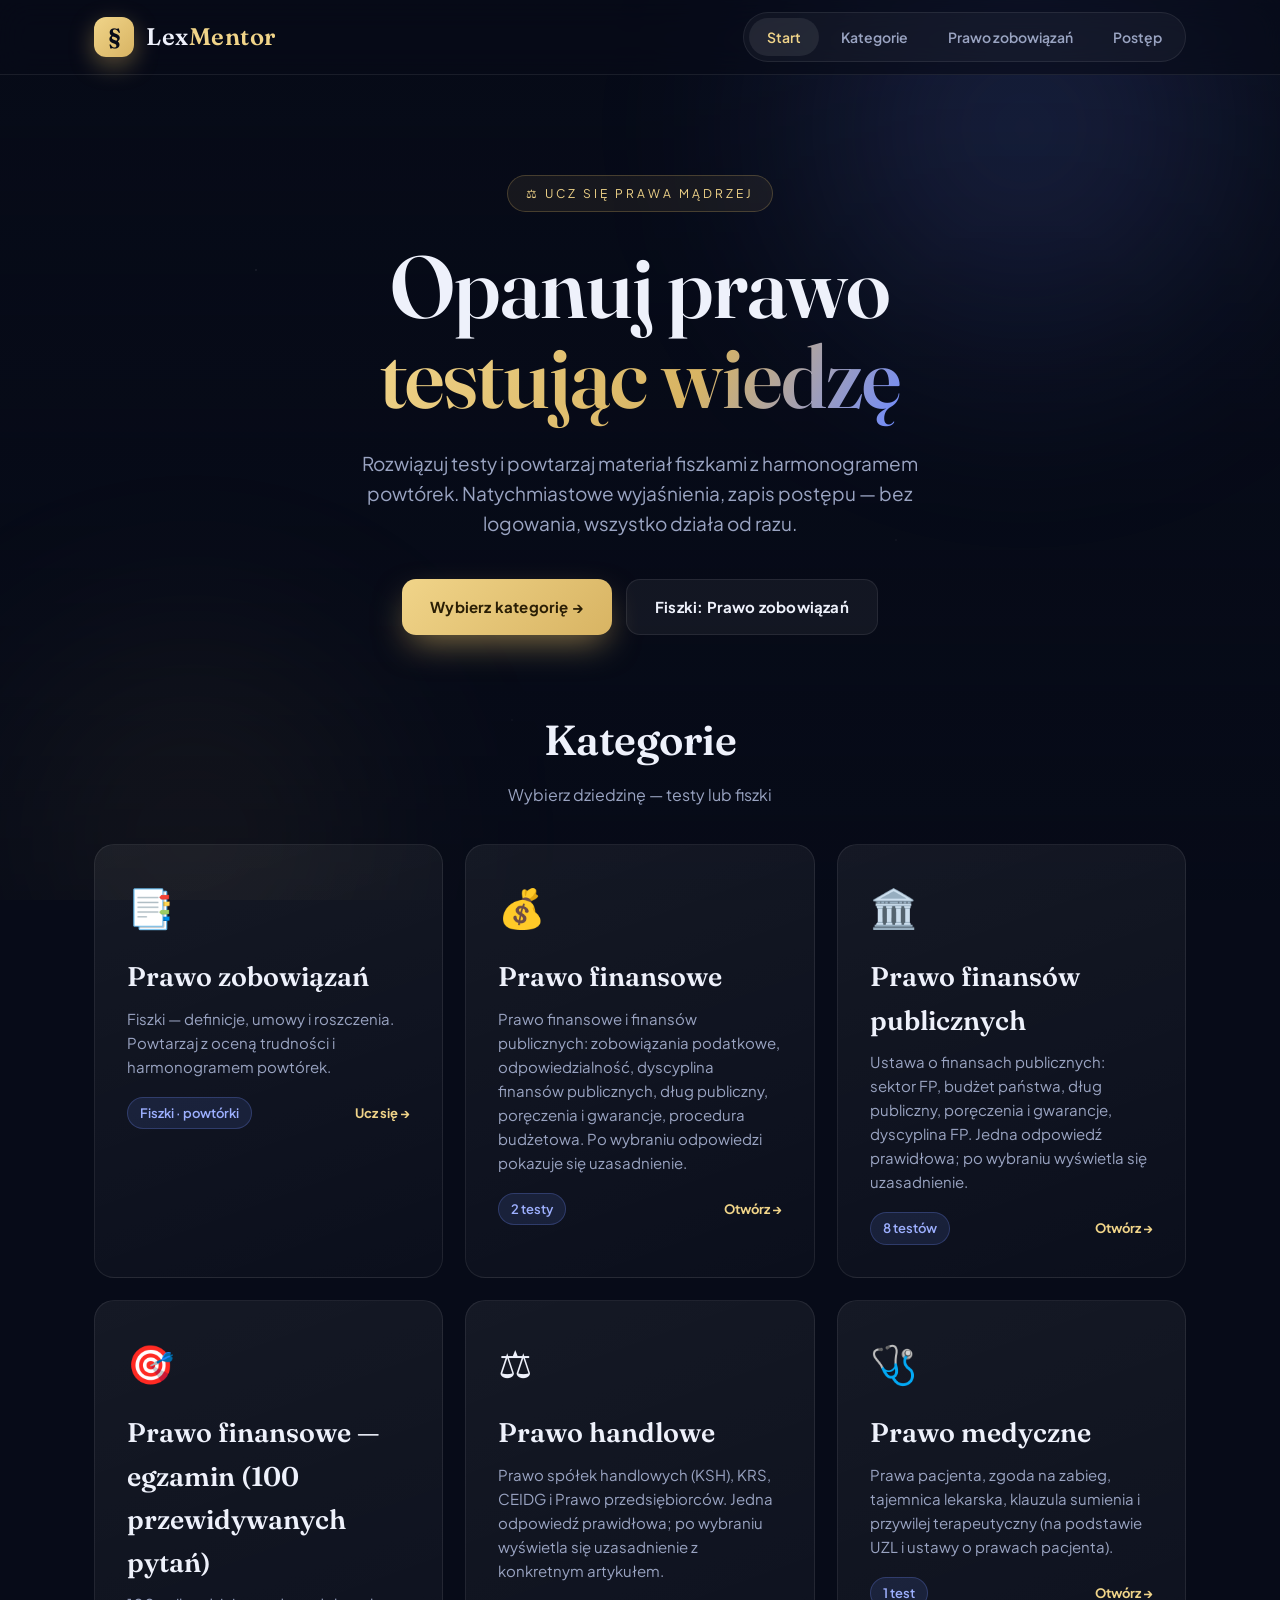
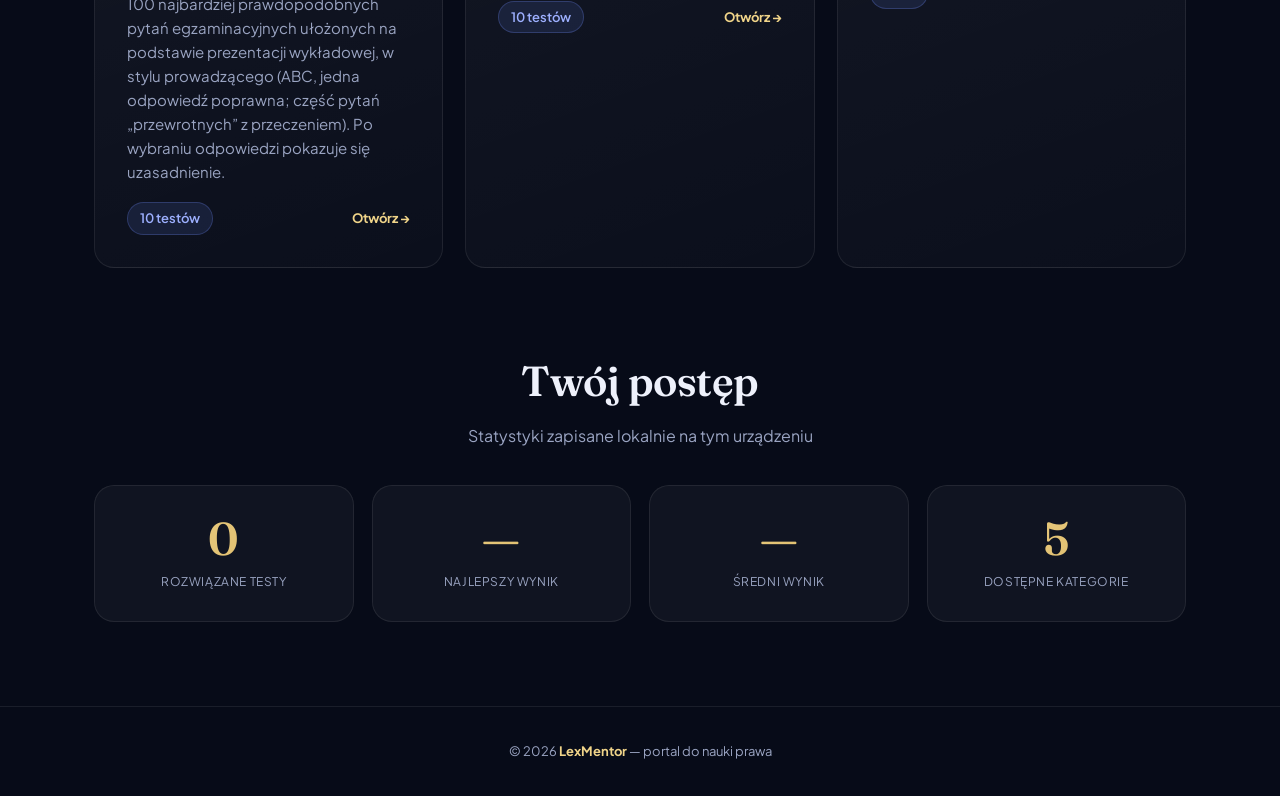
<file: archiwum.html>
<!DOCTYPE html>
<html lang="pl">
<head>
  <meta charset="UTF-8" />
  <meta name="viewport" content="width=device-width, initial-scale=1.0" />
  <title>LexMentor — nauka prawa przez testy</title>
  <meta name="description" content="LexMentor — nowoczesny portal do nauki prawa: testy z prawa finansowego (podatkowego) i prawa medycznego." />
  <link rel="preconnect" href="https://fonts.googleapis.com" />
  <link rel="preconnect" href="https://fonts.gstatic.com" crossorigin />
  <link href="https://fonts.googleapis.com/css2?family=Fraunces:opsz,wght@9..144,500;9..144,600;9..144,700&family=Plus+Jakarta+Sans:wght@400;500;600;700;800&display=swap" rel="stylesheet" />
  <link rel="stylesheet" href="style.css" />
</head>
<body>
  <div class="bg-fx"></div>

  <nav class="nav">
    <div class="wrap nav-inner">
      <a class="brand" href="index.html"><span class="mark">§</span><span class="name">Lex<b>Mentor</b></span></a>
      <div class="nav-links">
        <a href="index.html" class="active">Start</a>
        <a href="#kategorie">Kategorie</a>
        <a href="fiszki.html">Prawo zobowiązań</a>
        <a href="#postep">Postęp</a>
      </div>
    </div>
  </nav>

  <header class="hero wrap">
    <span class="eyebrow rise">⚖️ Ucz się prawa mądrzej</span>
    <h1 class="rise d1">Opanuj prawo<br /><span class="accent">testując wiedzę</span></h1>
    <p class="rise d2">Rozwiązuj testy i powtarzaj materiał fiszkami z harmonogramem powtórek. Natychmiastowe wyjaśnienia, zapis postępu — bez logowania, wszystko działa od razu.</p>
    <div class="cta-row rise d3">
      <a href="#kategorie" class="btn btn-gold">Wybierz kategorię →</a>
      <a href="fiszki.html" class="btn btn-ghost">Fiszki: Prawo zobowiązań</a>
    </div>
  </header>

  <main class="wrap">
    <section id="kategorie">
      <div class="section-head">
        <h2>Kategorie</h2>
        <p>Wybierz dziedzinę — testy lub fiszki</p>
      </div>
      <div class="cat-grid" id="cat-grid">
        <a href="fiszki.html" class="cat-card rise d1">
          <span class="ic">📑</span>
          <h3>Prawo zobowiązań</h3>
          <p>Fiszki — definicje, umowy i roszczenia. Powtarzaj z oceną trudności i harmonogramem powtórek.</p>
          <div class="meta"><span class="chip">Fiszki · powtórki</span><span class="go">Ucz się →</span></div>
        </a>
        <!-- pozostałe kategorie (testy) generowane z data.js -->
      </div>
    </section>

    <section id="postep">
      <div class="section-head">
        <h2>Twój postęp</h2>
        <p>Statystyki zapisane lokalnie na tym urządzeniu</p>
      </div>
      <div class="stats">
        <div class="stat rise d1"><div class="num" id="stat-tests">0</div><div class="lbl">Rozwiązane testy</div></div>
        <div class="stat rise d2"><div class="num" id="stat-best">—</div><div class="lbl">Najlepszy wynik</div></div>
        <div class="stat rise d3"><div class="num" id="stat-avg">—</div><div class="lbl">Średni wynik</div></div>
        <div class="stat rise d4"><div class="num" id="stat-cats">0</div><div class="lbl">Dostępne kategorie</div></div>
      </div>
    </section>
  </main>

  <footer class="footer"><div class="wrap">© <span id="year"></span> <b>LexMentor</b> — portal do nauki prawa</div></footer>

  <script src="data.js"></script>
  <script src="app.js"></script>
  <script>renderHome();</script>
</body>
</html>
</file>
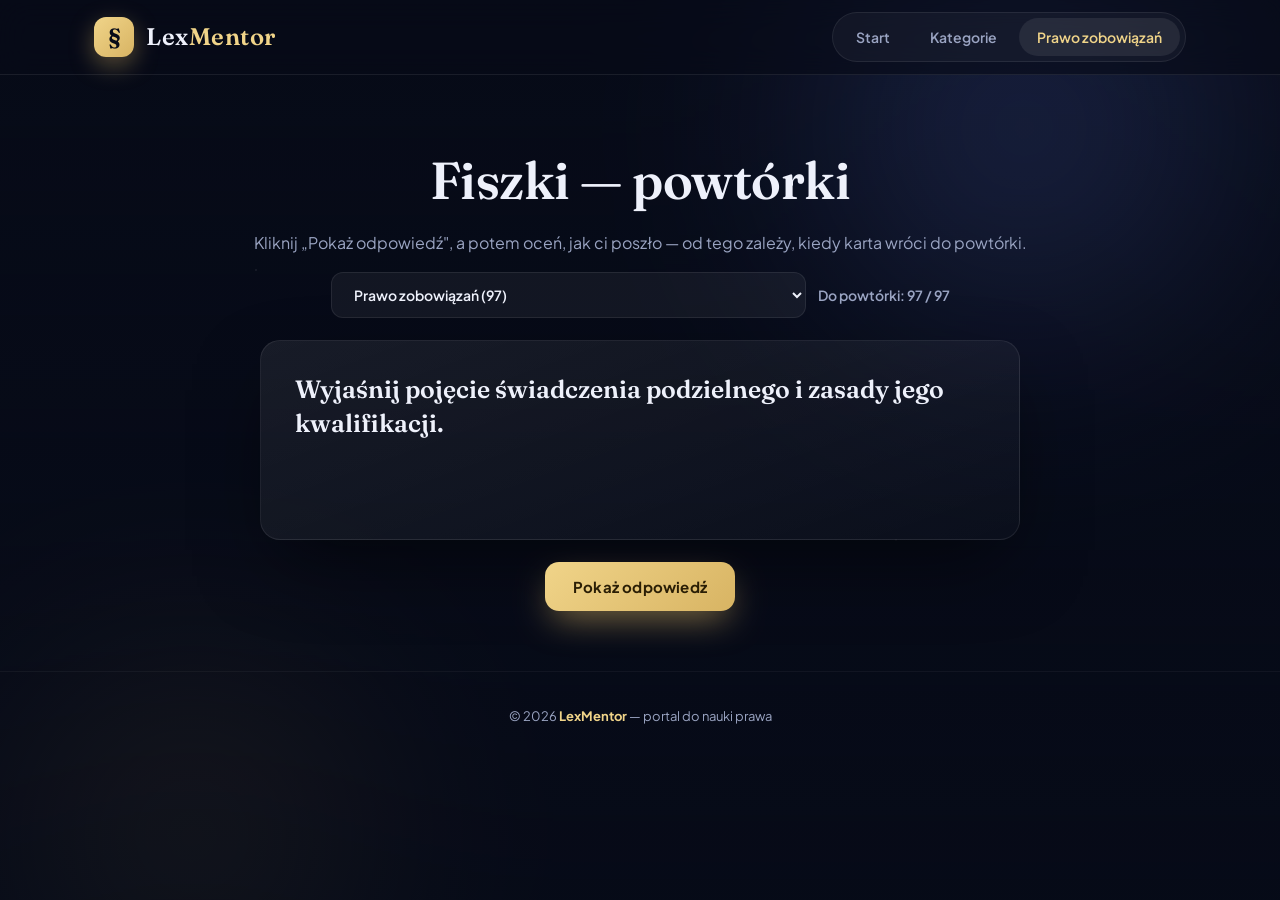
<file: fiszki.html>
<!DOCTYPE html>
<html lang="pl">
<head>
  <meta charset="UTF-8" />
  <meta name="viewport" content="width=device-width, initial-scale=1.0" />
  <title>Prawo zobowiązań — fiszki — LexMentor</title>
  <link rel="preconnect" href="https://fonts.googleapis.com" />
  <link rel="preconnect" href="https://fonts.gstatic.com" crossorigin />
  <link href="https://fonts.googleapis.com/css2?family=Fraunces:opsz,wght@9..144,500;9..144,600;9..144,700&family=Plus+Jakarta+Sans:wght@400;500;600;700;800&display=swap" rel="stylesheet" />
  <link rel="stylesheet" href="style.css" />
</head>
<body>
  <div class="bg-fx"></div>

  <nav class="nav">
    <div class="wrap nav-inner">
      <a class="brand" href="index.html"><span class="mark">§</span><span class="name">Lex<b>Mentor</b></span></a>
      <div class="nav-links">
        <a href="index.html">Start</a>
        <a href="index.html#kategorie">Kategorie</a>
        <a href="fiszki.html" class="active">Prawo zobowiązań</a>
      </div>
    </div>
  </nav>

  <header class="page-head wrap" style="text-align:center">
    <h1>Fiszki — powtórki</h1>
    <p class="sub">Kliknij „Pokaż odpowiedź", a potem oceń, jak ci poszło — od tego zależy, kiedy karta wróci do powtórki.</p>
  </header>

  <main class="wrap" style="padding-bottom:60px">
    <div class="fc-toolbar">
      <select class="select" id="deck-select"></select>
      <span class="fc-count" id="fc-count"></span>
    </div>

    <div class="fc-card" id="fc-card" onclick="if(!fcRevealed)revealFc()">
      <div class="fc-q" id="fc-front"></div>
      <div class="fc-divider hidden" id="fc-divider"></div>
      <div class="fc-a hidden" id="fc-back"></div>
    </div>

    <div class="fc-actions" id="fc-actions">
      <button class="btn btn-gold" id="fc-reveal" onclick="revealFc()">Pokaż odpowiedź</button>
      <div class="fc-rate hidden" id="fc-rate">
        <button class="rate r-again" onclick="rateFc('again')"><span>Ponownie</span><small id="iv-again"></small></button>
        <button class="rate r-hard"  onclick="rateFc('hard')"><span>Trudne</span><small id="iv-hard"></small></button>
        <button class="rate r-good"  onclick="rateFc('good')"><span>OK</span><small id="iv-good"></small></button>
        <button class="rate r-easy"  onclick="rateFc('easy')"><span>Łatwe</span><small id="iv-easy"></small></button>
      </div>
    </div>

    <div class="fc-done hidden" id="fc-done">
      <div class="ic">✅</div>
      <h2>Na dziś koniec!</h2>
      <p>Powtórzyłeś wszystkie zaplanowane karty z tej talii. Wróć później — karty pojawią się zgodnie z harmonogramem.</p>
      <div class="res-actions">
        <button class="btn btn-gold" onclick="studyAll()">Powtórz wszystkie mimo to</button>
        <button class="btn btn-ghost" onclick="resetDeck()">Wyzeruj postęp talii</button>
      </div>
    </div>
  </main>

  <footer class="footer"><div class="wrap">© <span id="year"></span> <b>LexMentor</b> — portal do nauki prawa</div></footer>

  <script src="fiszki-zobowiazania.js"></script>
  <script src="data.js"></script>
  <script src="app.js"></script>
  <script>initFlashcards();</script>
</body>
</html>
</file>
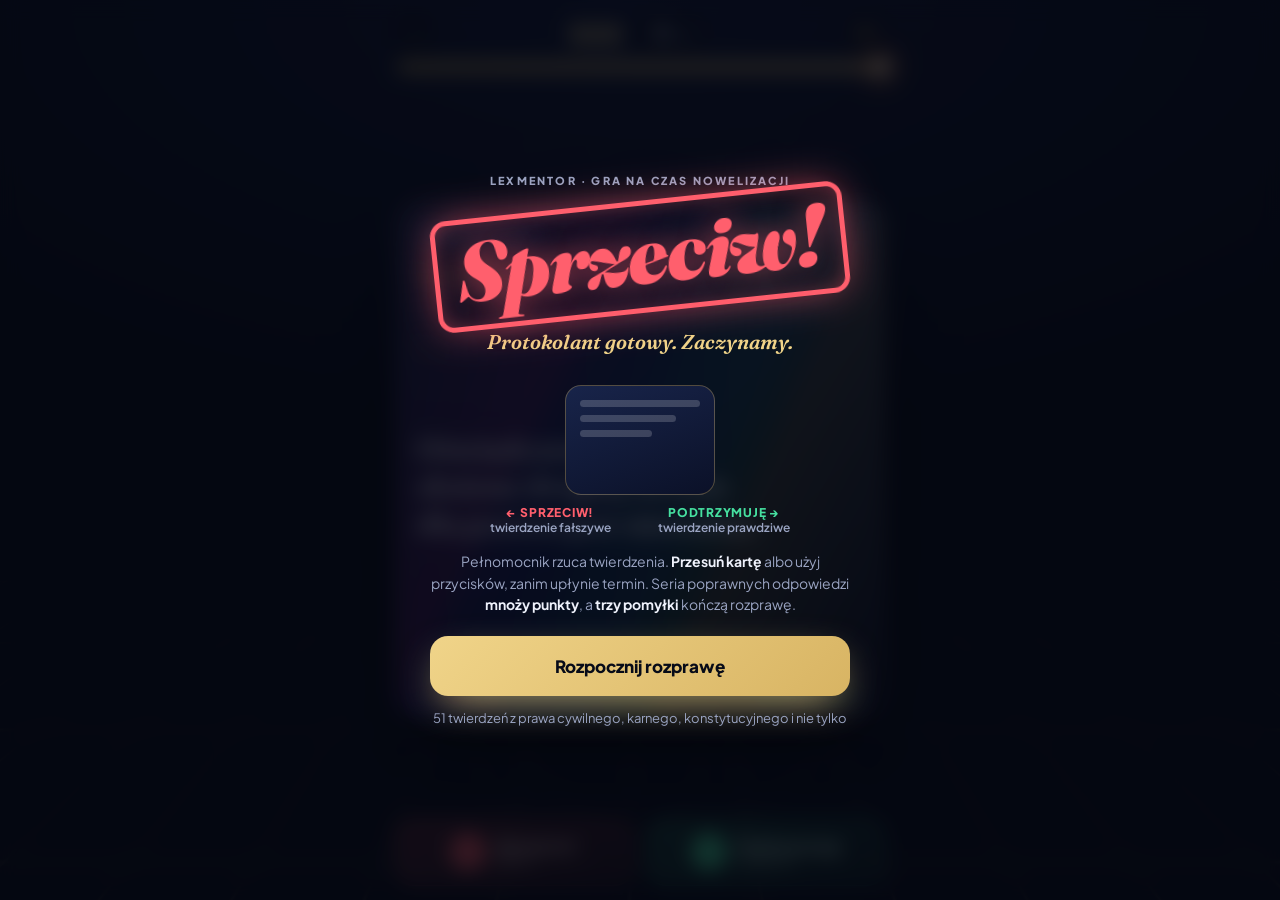
<file: sprzeciw.html>
<!DOCTYPE html>
<html lang="pl">
<head>
  <meta charset="UTF-8" />
  <meta name="viewport" content="width=device-width, initial-scale=1.0, viewport-fit=cover" />
  <title>Sprzeciw! — LexMentor</title>
  <meta name="description" content="Sprzeciw! — przesuwaj twierdzenia prawne: w lewo, jeśli fałszywe, w prawo, jeśli prawdziwe. Gra LexMentor na czas nowelizacji." />
  <meta name="theme-color" content="#070b18" />
  <meta property="og:title" content="Sprzeciw! — gra LexMentor" />
  <meta property="og:description" content="Prawda czy fałsz? Przesuń i orzekaj, zanim upłynie termin." />
  <link rel="icon" href="data:image/svg+xml,%3Csvg xmlns='http://www.w3.org/2000/svg' viewBox='0 0 64 64'%3E%3Crect width='64' height='64' rx='14' fill='%23070b18'/%3E%3Ctext x='32' y='47' font-family='Georgia,serif' font-size='44' font-weight='700' text-anchor='middle' fill='%23d8b463'%3E§%3C/text%3E%3C/svg%3E" />
  <link rel="preconnect" href="https://fonts.googleapis.com" />
  <link rel="preconnect" href="https://fonts.gstatic.com" crossorigin />
  <link href="https://fonts.googleapis.com/css2?family=Fraunces:ital,opsz,wght@0,9..144,500;0,9..144,600;0,9..144,700;0,9..144,900;1,9..144,500;1,9..144,600&family=Plus+Jakarta+Sans:wght@400;500;600;700;800&display=swap" rel="stylesheet" />
  <style>
    :root {
      --bg-0: #070b18;
      --bg-1: #0b1226;
      --navy: #111a35;
      --line: rgba(255,255,255,0.08);
      --line-2: rgba(255,255,255,0.14);
      --gold: #d8b463;
      --gold-2: #f0d489;
      --indigo: #6f8bff;
      --indigo-2: #9db0ff;
      --ink: #eef1fb;
      --muted: #9aa4c2;
      --green: #46e0a0;
      --red: #ff5f6d;
      --serif: "Fraunces", Georgia, serif;
      --sans: "Plus Jakarta Sans", system-ui, -apple-system, "Segoe UI", Roboto, sans-serif;
      --p: 0;              /* wychylenie karty: -1 (sprzeciw) … 1 (podtrzymuję) */
      --safe-b: env(safe-area-inset-bottom, 0px);
      --safe-t: env(safe-area-inset-top, 0px);
    }
    * { box-sizing: border-box; margin: 0; padding: 0; }
    html, body { height: 100%; overflow: hidden; }
    body {
      font-family: var(--sans); color: var(--ink); background: var(--bg-0);
      position: fixed; inset: 0; overflow: hidden; overscroll-behavior: none; -webkit-font-smoothing: antialiased;
      -webkit-user-select: none; user-select: none; -webkit-tap-highlight-color: transparent;
      -webkit-touch-callout: none;
    }
    button { font: inherit; color: inherit; border: 0; background: none; cursor: pointer; touch-action: manipulation; }
    a { color: inherit; }

    /* ---------- tło: sala rozpraw na sterydach ---------- */
    .bg { position: fixed; inset: 0; overflow: hidden; z-index: 0; pointer-events: none;
      background: radial-gradient(120% 80% at 50% 0%, #121c3d 0%, var(--bg-0) 60%); }
    .grid {
      position: absolute; left: -50%; right: -50%; bottom: -10%; height: 60%;
      background-image: linear-gradient(rgba(216,180,99,.18) 1px, transparent 1px), linear-gradient(90deg, rgba(216,180,99,.18) 1px, transparent 1px);
      background-size: 44px 44px; transform: perspective(420px) rotateX(62deg); transform-origin: 50% 0;
      -webkit-mask-image: linear-gradient(to top, #000 10%, transparent 85%); mask-image: linear-gradient(to top, #000 10%, transparent 85%);
      animation: gridmove 3.2s linear infinite;
    }
    @keyframes gridmove { to { background-position: 0 44px; } }
    .beam {
      position: absolute; top: -20%; width: 46vmax; height: 140%;
      background: conic-gradient(from 180deg at 50% 0%, transparent 168deg, rgba(240,212,137,.20) 180deg, transparent 192deg);
      filter: blur(6px); transform-origin: 50% 0; mix-blend-mode: screen;
    }
    .beam.b1 { left: -12vmax; animation: sway 7s ease-in-out infinite alternate; }
    .beam.b2 { right: -12vmax; animation: sway 8.5s ease-in-out infinite alternate-reverse;
      background: conic-gradient(from 180deg at 50% 0%, transparent 168deg, rgba(157,176,255,.20) 180deg, transparent 192deg); }
    @keyframes sway { from { transform: rotate(-16deg); } to { transform: rotate(16deg); } }
    .giant {
      position: absolute; left: 50%; top: 44%; font: 900 min(120vw, 780px)/1 var(--serif); color: transparent;
      -webkit-text-stroke: 1.5px rgba(216,180,99,.10); transform: translate(-50%, -50%); animation: spin 60s linear infinite;
    }
    @keyframes spin { to { transform: translate(-50%, -50%) rotate(360deg); } }
    .wash { position: absolute; inset: 0; transition: opacity .15s;
      background: radial-gradient(80% 60% at 0% 50%, rgba(255,95,109,.55), transparent 70%); opacity: calc(max(0, -1 * var(--p)) * .9); }
    .wash.r { background: radial-gradient(80% 60% at 100% 50%, rgba(70,224,160,.5), transparent 70%); opacity: calc(max(0, var(--p)) * .9); }
    .flash { position: fixed; inset: 0; z-index: 40; pointer-events: none; opacity: 0; }
    .flash.bad { background: radial-gradient(circle, rgba(255,95,109,.0) 30%, rgba(255,95,109,.55)); animation: flash .6s ease-out; }
    .flash.good { background: radial-gradient(circle, rgba(240,212,137,.35), transparent 70%); animation: flash .5s ease-out; }
    @keyframes flash { 0% { opacity: 1; } 100% { opacity: 0; } }

    /* tryb gorączki — długa seria */
    body.fever .bg { background: radial-gradient(120% 80% at 50% 0%, #3a2a0e 0%, #140d05 45%, var(--bg-0) 75%); }
    body.fever .grid { animation-duration: .9s; background-image: linear-gradient(rgba(240,212,137,.45) 1px, transparent 1px), linear-gradient(90deg, rgba(240,212,137,.45) 1px, transparent 1px); }
    body.fever .giant { animation-duration: 8s; -webkit-text-stroke-color: rgba(240,212,137,.28); }
    body.fever .beam { animation-duration: 1.6s; }

    #fx { position: fixed; inset: 0; width: 100%; height: 100%; z-index: 30; pointer-events: none; }

    /* ---------- układ ---------- */
    .app {
      position: relative; z-index: 1; height: 100vh; height: 100dvh; display: flex; flex-direction: column;
      padding: calc(10px + var(--safe-t)) 14px calc(14px + var(--safe-b)); max-width: 520px; margin: 0 auto;
    }
    .bar { display: flex; align-items: center; gap: 10px; height: 44px; }
    .back, .snd {
      width: 40px; height: 40px; flex: none; display: grid; place-items: center; border-radius: 12px;
      border: 1px solid var(--line-2); background: rgba(7,11,24,.5); color: var(--gold-2); text-decoration: none; font-size: 22px;
    }
    .snd svg { width: 20px; height: 20px; }
    .hud { flex: 1; display: flex; align-items: center; justify-content: center; gap: 14px; }
    .lives { display: flex; gap: 5px; }
    .life { font: 700 22px/1 var(--serif); color: var(--gold-2); text-shadow: 0 0 12px rgba(240,212,137,.7); transition: all .4s; }
    .life.lost { color: rgba(255,255,255,.14); text-shadow: none; transform: scale(.8) rotate(-20deg); }
    .life.pop { animation: lifepop .6s; }
    @keyframes lifepop { 30% { transform: scale(1.8) rotate(25deg); color: var(--red); } }
    .pts { display: flex; align-items: baseline; gap: 4px; padding: 5px 12px; border-radius: 999px; border: 1px solid rgba(216,180,99,.3); background: rgba(7,11,24,.55); }
    .pts b { font: 700 20px var(--serif); font-variant-numeric: tabular-nums; color: var(--ink); min-width: 1.5ch; text-align: right; }
    .pts span { font-size: 11px; font-weight: 700; letter-spacing: .1em; color: var(--muted); text-transform: uppercase; }
    .pts.bump b { animation: bump .45s; }
    @keyframes bump { 40% { transform: scale(1.35); color: var(--gold-2); } }

    .fuse { height: 6px; margin: 10px 4px 0; border-radius: 99px; background: rgba(255,255,255,.08); overflow: visible; position: relative; }
    .fuse i { position: absolute; left: 0; top: 0; bottom: 0; width: 100%; border-radius: 99px;
      background: linear-gradient(90deg, var(--gold), var(--gold-2)); box-shadow: 0 0 12px rgba(240,212,137,.6); }
    .fuse i::after { content: ""; position: absolute; right: -5px; top: 50%; width: 12px; height: 12px; margin-top: -6px; border-radius: 50%;
      background: #fff; box-shadow: 0 0 10px 4px rgba(255,210,120,.9), 0 0 24px 8px rgba(255,120,60,.6); animation: spark .15s infinite alternate; }
    @keyframes spark { to { transform: scale(.6); } }
    .fuse.hot i { background: linear-gradient(90deg, #ff8a5c, var(--red)); box-shadow: 0 0 14px rgba(255,95,109,.8); }
    .fuse.hot { animation: fusepulse .5s infinite alternate; }
    @keyframes fusepulse { to { box-shadow: 0 0 0 3px rgba(255,95,109,.25); } }

    .combo { height: 30px; margin-top: 8px; text-align: center; font: 800 13px/30px var(--sans); letter-spacing: .14em; text-transform: uppercase; color: var(--gold-2); }
    .combo b { font: italic 700 22px/1 var(--serif); letter-spacing: 0; vertical-align: -2px; margin: 0 4px;
      background: linear-gradient(100deg, #fff, var(--gold-2), var(--indigo-2)); -webkit-background-clip: text; background-clip: text; color: transparent; }
    .combo.pop { animation: combopop .5s cubic-bezier(.2,1.6,.4,1); }
    @keyframes combopop { from { transform: scale(1.6); opacity: 0; } }

    /* ---------- stół z kartami ---------- */
    .table { flex: 1; position: relative; perspective: 900px; margin: 6px 0 12px; min-height: 0; }
    .table.shake { animation: shake .45s; }
    @keyframes shake { 15% { transform: translate(-9px, 4px); } 30% { transform: translate(8px, -5px); } 45% { transform: translate(-6px, 3px); } 60% { transform: translate(5px, -2px); } 80% { transform: translate(-2px, 1px); } }
    .card {
      position: absolute; inset: 0; margin: auto; width: 100%; max-height: 470px; border-radius: 26px;
      display: flex; flex-direction: column; padding: 22px 22px 18px; overflow: hidden;
      background: linear-gradient(160deg, #18244a 0%, #0f1733 55%, #0b1128 100%);
      border: 1px solid rgba(216,180,99,.28);
      box-shadow: 0 30px 60px -20px rgba(0,0,0,.8), inset 0 1px 0 rgba(255,255,255,.08);
      transition: transform .45s cubic-bezier(.2,.9,.25,1.15), opacity .3s, filter .3s;
      touch-action: none; will-change: transform;
    }
    .card::before { /* folia holograficzna */
      content: ""; position: absolute; inset: 0; pointer-events: none; opacity: .5; mix-blend-mode: color-dodge;
      background: linear-gradient(115deg, transparent 30%, rgba(255,120,200,.35) 42%, rgba(120,220,255,.35) 50%, rgba(255,240,150,.35) 58%, transparent 70%);
      background-size: 250% 250%; background-position: calc(50% + var(--p) * 60%) 50%; transition: background-position .15s;
    }
    .card::after { content: ""; position: absolute; inset: 9px; border-radius: 19px; border: 1px dashed rgba(216,180,99,.18); pointer-events: none; }
    .card.back1 { transform: translateY(18px) scale(.93); filter: brightness(.6); }
    .card.back2 { transform: translateY(34px) scale(.86); filter: brightness(.38); }
    .card.enter { animation: enter .5s cubic-bezier(.2,.9,.25,1.2); }
    @keyframes enter { from { transform: translateY(18px) scale(.93); filter: brightness(.6); } }
    .card.dragging { transition: none; }
    .c-top { display: flex; justify-content: space-between; align-items: center; gap: 8px; position: relative; z-index: 1; }
    .tag { font-size: 11px; font-weight: 800; letter-spacing: .1em; text-transform: uppercase; padding: 5px 10px; border-radius: 999px;
      color: var(--indigo-2); background: rgba(111,139,255,.13); border: 1px solid rgba(111,139,255,.3); }
    .sygn { font-size: 11px; color: var(--muted); letter-spacing: .06em; font-variant-numeric: tabular-nums; }
    .who { margin-top: 18px; font: italic 500 14px var(--serif); color: var(--gold); position: relative; z-index: 1; }
    .claim { flex: 1; display: flex; align-items: center; position: relative; z-index: 1;
      font: 600 clamp(21px, 6.2vw, 27px)/1.28 var(--serif); letter-spacing: -.005em; text-wrap: balance; padding: 6px 0; }
    .claim::before { content: "„"; position: absolute; left: -8px; top: -6px; font: 900 90px/1 var(--serif); color: rgba(216,180,99,.12); }
    .c-foot { display: flex; justify-content: space-between; font-size: 11px; font-weight: 800; letter-spacing: .12em; text-transform: uppercase; position: relative; z-index: 1; }
    .c-foot .l { color: rgba(255,95,109,.8); }
    .c-foot .r { color: rgba(70,224,160,.8); }
    .stamp {
      position: absolute; top: 64px; z-index: 3; padding: 8px 14px; border-radius: 10px; border: 4px solid currentColor;
      font: 900 26px/1 var(--sans); letter-spacing: .04em; text-transform: uppercase; pointer-events: none;
      opacity: 0; mix-blend-mode: screen;
      -webkit-mask-image: url("data:image/svg+xml,%3Csvg xmlns='http://www.w3.org/2000/svg' width='120' height='60'%3E%3Cfilter id='n'%3E%3CfeTurbulence baseFrequency='.9' numOctaves='2'/%3E%3CfeColorMatrix values='0 0 0 0 0 0 0 0 0 0 0 0 0 0 0 0 0 0 -2.2 1.9'/%3E%3C/filter%3E%3Crect width='120' height='60' filter='url(%23n)'/%3E%3C/svg%3E");
              mask-image: url("data:image/svg+xml,%3Csvg xmlns='http://www.w3.org/2000/svg' width='120' height='60'%3E%3Cfilter id='n'%3E%3CfeTurbulence baseFrequency='.9' numOctaves='2'/%3E%3CfeColorMatrix values='0 0 0 0 0 0 0 0 0 0 0 0 0 0 0 0 0 0 -2.2 1.9'/%3E%3C/filter%3E%3Crect width='120' height='60' filter='url(%23n)'/%3E%3C/svg%3E");
    }
    .stamp.no { right: 16px; color: var(--red); transform: rotate(14deg); opacity: calc(max(0, -1 * var(--p)) * 1.4); text-shadow: 0 0 18px rgba(255,95,109,.7); }
    .stamp.yes { left: 16px; color: var(--green); transform: rotate(-12deg); opacity: calc(max(0, var(--p)) * 1.4); text-shadow: 0 0 18px rgba(70,224,160,.7); font-size: 21px; }
    .card:not(.top) .stamp { opacity: 0; }
    .card.glitch .claim { animation: glitch .5s steps(2) 2; }
    @keyframes glitch {
      0% { text-shadow: 3px 0 var(--red), -3px 0 #3ff; transform: translateX(2px) skewX(-6deg); }
      50% { text-shadow: -4px 0 var(--red), 4px 0 #3ff; transform: translateX(-3px) skewX(5deg); }
      100% { text-shadow: none; transform: none; }
    }

    /* ---------- przyciski ---------- */
    .ctrl { display: grid; grid-template-columns: 1fr 1fr; gap: 12px; }
    .act {
      position: relative; display: flex; align-items: center; justify-content: center; gap: 10px; height: 68px; border-radius: 20px;
      font-weight: 800; font-size: 16px; letter-spacing: .02em; overflow: hidden;
      transition: transform .12s, box-shadow .2s;
    }
    .act small { display: block; font-size: 10.5px; letter-spacing: .14em; text-transform: uppercase; opacity: .75; font-weight: 700; }
    .act .ic { width: 36px; height: 36px; border-radius: 50%; display: grid; place-items: center; font-size: 18px; font-weight: 900; }
    .act .lb { text-align: left; line-height: 1.15; }
    .act.no { color: #ffd9dc; background: linear-gradient(160deg, rgba(255,95,109,.28), rgba(255,95,109,.08)); border: 1px solid rgba(255,95,109,.5);
      box-shadow: 0 0 calc(max(0, -1 * var(--p)) * 40px) rgba(255,95,109,.8); }
    .act.no .ic { background: var(--red); color: var(--bg-0); }
    .act.yes { color: #d3ffee; background: linear-gradient(160deg, rgba(70,224,160,.26), rgba(70,224,160,.07)); border: 1px solid rgba(70,224,160,.5);
      box-shadow: 0 0 calc(max(0, var(--p)) * 40px) rgba(70,224,160,.8); }
    .act.yes .ic { background: var(--green); color: var(--bg-0); }
    .act:active { transform: scale(.96); }
    .act:disabled { opacity: .5; }

    .toast {
      position: absolute; left: 14px; right: 14px; top: calc(112px + var(--safe-t)); z-index: 5; pointer-events: none;
      padding: 10px 14px; border-radius: 14px; font-size: 13.5px; line-height: 1.4; color: #d3ffee;
      background: rgba(10,40,32,.92); border: 1px solid rgba(70,224,160,.45); box-shadow: 0 10px 30px -10px rgba(0,0,0,.8);
      opacity: 0; transform: translateY(-12px); transition: opacity .25s, transform .25s;
    }
    .toast.on { opacity: 1; transform: none; }
    .toast b { color: var(--green); }

    /* ---------- młotek ---------- */
    .gavel { position: fixed; left: 50%; top: 42%; width: 170px; height: 170px; margin: -150px 0 0 -40px; z-index: 35; pointer-events: none; opacity: 0; transform-origin: 85% 85%; }
    .gavel.slam { animation: slam .8s forwards; }
    @keyframes slam {
      0% { opacity: 0; transform: rotate(-75deg) translateY(-30px); animation-timing-function: cubic-bezier(.6,0,.9,.5); }
      12% { opacity: 1; }
      40% { transform: rotate(8deg); animation-timing-function: ease-out; }
      55% { transform: rotate(-7deg); }
      80% { transform: rotate(-3deg); opacity: 1; }
      100% { transform: rotate(-10deg) translateY(-10px); opacity: 0; }
    }
    .ring { position: fixed; left: 50%; top: 42%; width: 40px; height: 40px; margin: -20px 0 0 -20px; border-radius: 50%; z-index: 34; pointer-events: none; opacity: 0;
      border: 3px solid var(--gold-2); box-shadow: 0 0 30px rgba(240,212,137,.8), inset 0 0 20px rgba(240,212,137,.6); }
    .ring.go { animation: ring .6s ease-out .3s; }
    @keyframes ring { 0% { opacity: 1; transform: scale(.4); } 100% { opacity: 0; transform: scale(9); } }
    .shout { position: fixed; left: 0; right: 0; top: 30%; z-index: 36; text-align: center; pointer-events: none; opacity: 0;
      font: italic 900 clamp(40px, 13vw, 64px)/1 var(--serif); letter-spacing: -.02em; }
    .shout.go { animation: shout .9s cubic-bezier(.2,1.5,.4,1) forwards; }
    .shout.good { background: linear-gradient(100deg, #fff, var(--gold-2) 50%, var(--gold)); -webkit-background-clip: text; background-clip: text; color: transparent; filter: drop-shadow(0 4px 20px rgba(240,212,137,.6)); }
    @keyframes shout { 0% { opacity: 0; transform: scale(2.2) rotate(-8deg); } 25% { opacity: 1; transform: scale(1) rotate(-4deg); } 75% { opacity: 1; } 100% { opacity: 0; transform: scale(.9) translateY(-30px) rotate(-4deg); } }

    /* ---------- nakładki ---------- */
    .ov { position: fixed; inset: 0; z-index: 50; display: flex; flex-direction: column; padding: calc(20px + var(--safe-t)) 18px calc(20px + var(--safe-b));
      background: rgba(4,7,16,.78); backdrop-filter: blur(10px); -webkit-backdrop-filter: blur(10px); overflow-y: auto; }
    .ov[hidden] { display: none; }
    .ov > * { margin: auto; }   /* wyśrodkowane, ale przewijalne, gdy się nie mieści */
    .intro { text-align: center; max-width: 420px; width: 100%; }
    .intro .eyebrow { font-size: 11px; font-weight: 800; letter-spacing: .2em; text-transform: uppercase; color: var(--muted); }
    .logo {
      display: inline-block; margin: 14px 0 6px; padding: 6px 18px 12px; border: 5px solid var(--red); border-radius: 16px; transform: rotate(-6deg);
      font: italic 900 clamp(56px, 18vw, 84px)/1 var(--serif); letter-spacing: -.03em; color: var(--red);
      text-shadow: 0 0 30px rgba(255,95,109,.6); box-shadow: 0 0 40px -6px rgba(255,95,109,.7), inset 0 0 30px -10px rgba(255,95,109,.7);
      animation: logoin .8s cubic-bezier(.2,1.6,.4,1) both, logoflicker 4s 1s infinite;
    }
    @keyframes logoin { from { transform: scale(3) rotate(-20deg); opacity: 0; } }
    @keyframes logoflicker { 0%, 92%, 100% { opacity: 1; } 93% { opacity: .5; } 95% { opacity: 1; } 97% { opacity: .7; } }
    .rise-txt { font: italic 600 20px var(--serif); color: var(--gold-2); margin-top: 10px; min-height: 1.4em; }
    .demo { position: relative; height: 150px; margin: 18px auto 8px; max-width: 300px; }
    .demo .mini {
      position: absolute; left: 50%; top: 10px; width: 150px; height: 110px; margin-left: -75px; border-radius: 16px; padding: 14px;
      background: linear-gradient(160deg, #18244a, #0b1128); border: 1px solid rgba(216,180,99,.35);
      font: 600 13px/1.3 var(--serif); text-align: left; animation: demo 4s ease-in-out infinite;
    }
    .demo .mini i { display: block; height: 7px; border-radius: 4px; background: rgba(255,255,255,.18); margin-bottom: 8px; }
    .demo .mini i:nth-child(2) { width: 80%; } .demo .mini i:nth-child(3) { width: 60%; }
    @keyframes demo {
      0%, 8% { transform: none; box-shadow: none; }
      22%, 30% { transform: translateX(-70px) rotate(-12deg); box-shadow: 0 0 30px rgba(255,95,109,.8); border-color: var(--red); }
      42%, 52% { transform: none; box-shadow: none; }
      66%, 74% { transform: translateX(70px) rotate(12deg); box-shadow: 0 0 30px rgba(70,224,160,.8); border-color: var(--green); }
      88%, 100% { transform: none; box-shadow: none; }
    }
    .demo .side { position: absolute; top: 130px; font-size: 12px; font-weight: 800; letter-spacing: .06em; text-transform: uppercase; }
    .demo .side.l { left: 0; color: var(--red); } .demo .side.r { right: 0; color: var(--green); }
    .demo .side small { display: block; font-weight: 600; letter-spacing: 0; text-transform: none; color: var(--muted); font-size: 12px; }
    .rules { color: var(--muted); font-size: 14px; line-height: 1.55; margin: 26px 0 20px; }
    .rules b { color: var(--ink); }
    .big {
      display: inline-flex; align-items: center; justify-content: center; gap: 10px; width: 100%; height: 60px; border-radius: 18px;
      font: 800 17px var(--sans); color: var(--bg-0); text-decoration: none;
      background: linear-gradient(135deg, var(--gold-2), var(--gold)); box-shadow: 0 14px 40px -12px rgba(240,212,137,.8);
      animation: breathe 2.2s ease-in-out infinite;
    }
    @keyframes breathe { 50% { box-shadow: 0 14px 50px -6px rgba(240,212,137,.95); transform: scale(1.02); } }
    .ghost { display: inline-flex; align-items: center; justify-content: center; width: 100%; height: 52px; margin-top: 10px; border-radius: 16px;
      border: 1px solid var(--line-2); font-weight: 700; font-size: 15px; color: var(--ink); text-decoration: none; background: rgba(255,255,255,.04); }
    .best { margin-top: 14px; font-size: 13px; color: var(--muted); }
    .best b { color: var(--gold-2); }

    /* arkusz z uzasadnieniem */
    .sheet-ov { padding: 0; background: rgba(40,4,10,.55); backdrop-filter: blur(3px); -webkit-backdrop-filter: blur(3px); }
    .sheet-ov > .sheet { margin: auto auto 0; }
    .sheet {
      width: 100%; max-width: 520px; padding: 24px 20px calc(20px + var(--safe-b)); border-radius: 26px 26px 0 0;
      background: linear-gradient(180deg, #2a0f18, #150811); border: 1px solid rgba(255,95,109,.45); border-bottom: 0;
      box-shadow: 0 -20px 60px rgba(255,95,109,.25); animation: sheetin .4s cubic-bezier(.2,.9,.25,1.1);
    }
    @keyframes sheetin { from { transform: translateY(100%); } }
    .sheet h3 { font: italic 900 34px/1 var(--serif); color: var(--red); letter-spacing: -.01em; text-shadow: 0 0 24px rgba(255,95,109,.6); }
    .sheet .verdict { margin-top: 10px; font-size: 14px; font-weight: 700; color: #ffd9dc; }
    .sheet .verdict b { color: #fff; }
    .sheet .claim-s { margin-top: 12px; font: italic 500 16px/1.4 var(--serif); color: var(--muted); }
    .sheet .why { margin-top: 12px; padding: 12px 14px; border-radius: 14px; background: rgba(255,255,255,.05); border: 1px solid var(--line-2); font-size: 14.5px; line-height: 1.5; color: var(--ink); }
    .sheet .big { margin-top: 18px; animation: none; }

    /* wyrok końcowy */
    .paper {
      position: relative; width: 100%; max-width: 420px; padding: 28px 22px 22px; border-radius: 6px; color: #2a2317; text-align: left;
      background: #f3ead5 radial-gradient(120% 90% at 20% 0%, #fbf5e6, #efe2c4 70%, #e6d4ad);
      box-shadow: 0 40px 80px -20px rgba(0,0,0,.9), 0 0 0 1px rgba(0,0,0,.2);
      font-family: var(--serif); animation: paperin .7s cubic-bezier(.2,1.2,.3,1);
    }
    @keyframes paperin { from { transform: translateY(60px) rotate(4deg) scale(.9); opacity: 0; } }
    .paper h2 { text-align: center; font: 900 34px/1 var(--serif); letter-spacing: .28em; margin-right: -.28em; }
    .paper .in { text-align: center; font-style: italic; font-size: 14px; margin-top: 6px; color: #6b5c40; }
    .paper p { font-size: 15px; line-height: 1.5; margin-top: 14px; }
    .paper ol { margin: 8px 0 0 1.3em; font-size: 15.5px; line-height: 1.55; }
    .paper ol b { font-weight: 700; }
    .paper .rank { display: block; font: italic 700 26px/1.15 var(--serif); color: #7a1f2b; margin: 14px 0 2px; text-align: center; }
    .paper .foot { font-size: 12.5px; font-style: italic; color: #6b5c40; margin-top: 16px; }
    .paper .rec {
      position: absolute; right: 14px; top: 64px; padding: 6px 10px; border: 3px solid #b3202f; border-radius: 8px; color: #b3202f;
      font: 900 15px/1 var(--sans); letter-spacing: .06em; transform: rotate(12deg); opacity: 0; animation: recin .5s cubic-bezier(.2,1.8,.4,1) .9s forwards;
    }
    @keyframes recin { from { opacity: 0; transform: rotate(12deg) scale(3); } to { opacity: .85; transform: rotate(12deg) scale(1); } }
    .end-actions { width: 100%; max-width: 420px; margin-top: 16px; }
    .end-wrap { display: flex; flex-direction: column; align-items: center; width: 100%; }

    .sr { position: absolute; width: 1px; height: 1px; overflow: hidden; clip: rect(0 0 0 0); }

    @media (min-height: 760px) { .card { max-height: 520px; } .claim { font-size: clamp(22px, 6.4vw, 29px); } }
    @media (max-height: 620px) {
      .act { height: 58px; }
      .who { margin-top: 10px; }
      .claim { font-size: clamp(18px, 5.6vw, 22px); }
      .card { padding: 16px 18px 14px; }
      .demo { height: 130px; } .demo .side { top: 118px; }
      .rules { margin: 20px 0 14px; }
    }
    @media (hover: hover) { .act:hover { filter: brightness(1.15); } }
    @media (prefers-reduced-motion: reduce) {
      .grid, .beam, .giant, .logo, .big, .demo .mini, .fuse i::after { animation: none !important; }
    }
  </style>
</head>
<body>
  <div class="bg" aria-hidden="true">
    <div class="giant">§</div>
    <div class="beam b1"></div><div class="beam b2"></div>
    <div class="grid"></div>
    <div class="wash"></div><div class="wash r"></div>
  </div>
  <canvas id="fx" aria-hidden="true"></canvas>
  <div class="flash" id="flash" aria-hidden="true"></div>

  <div class="app" id="app">
    <header class="bar">
      <a class="back" href="index.html" aria-label="Wróć na stronę główną">‹</a>
      <div class="hud">
        <div class="lives" id="lives" aria-label="Pozostałe szanse"></div>
        <div class="pts" id="pts"><b id="score">0</b><span>pkt</span></div>
      </div>
      <button class="snd" id="snd" aria-label="Włącz dźwięk"></button>
    </header>
    <div class="fuse" id="fuse-wrap" aria-hidden="true"><i id="fuse"></i></div>
    <div class="combo" id="combo" aria-live="polite"></div>
    <main class="table" id="table"></main>
    <div class="toast" id="toast" aria-live="polite"></div>
    <nav class="ctrl">
      <button class="act no" id="b-no" aria-label="Sprzeciw — twierdzenie fałszywe"><span class="ic">✕</span><span class="lb">Sprzeciw!<small>fałsz</small></span></button>
      <button class="act yes" id="b-yes" aria-label="Podtrzymuję — twierdzenie prawdziwe"><span class="ic">✓</span><span class="lb">Podtrzymuję<small>prawda</small></span></button>
    </nav>
  </div>

  <svg class="gavel" id="gavel" viewBox="0 0 100 100" aria-hidden="true">
    <defs>
      <linearGradient id="wood" x1="0" x2="1"><stop offset="0" stop-color="#f0d489" /><stop offset=".5" stop-color="#d8b463" /><stop offset="1" stop-color="#8a6526" /></linearGradient>
    </defs>
    <rect x="46" y="26" width="9" height="66" rx="4" fill="url(#wood)" transform="rotate(-45 50 50)" />
    <g transform="rotate(-45 50 50)">
      <rect x="24" y="8" width="54" height="26" rx="7" fill="url(#wood)" stroke="#6b4a18" stroke-width="1.5" />
      <rect x="20" y="10" width="7" height="22" rx="3" fill="#fff5d6" />
      <rect x="75" y="10" width="7" height="22" rx="3" fill="#fff5d6" />
    </g>
  </svg>
  <div class="ring" id="ring" aria-hidden="true"></div>
  <div class="shout" id="shout" aria-hidden="true"></div>

  <!-- start -->
  <div class="ov" id="intro">
    <div class="intro">
      <div class="eyebrow">LexMentor · gra na czas nowelizacji</div>
      <div class="logo">Sprzeciw!</div>
      <div class="rise-txt" id="rise-txt"></div>
      <div class="demo" aria-hidden="true">
        <div class="mini"><i></i><i></i><i></i></div>
        <div class="side l">← Sprzeciw!<small>twierdzenie fałszywe</small></div>
        <div class="side r">Podtrzymuję →<small>twierdzenie prawdziwe</small></div>
      </div>
      <p class="rules">Pełnomocnik rzuca twierdzenia. <b>Przesuń kartę</b> albo użyj przycisków, zanim upłynie termin. Seria poprawnych odpowiedzi <b>mnoży punkty</b>, a <b>trzy pomyłki</b> kończą rozprawę.</p>
      <button class="big" id="start">Rozpocznij rozprawę</button>
      <p class="best" id="best-line"></p>
    </div>
  </div>

  <!-- pomyłka -->
  <div class="ov sheet-ov" id="sheet" hidden>
    <div class="sheet" role="dialog" aria-labelledby="sheet-h">
      <h3 id="sheet-h">Uchylone!</h3>
      <p class="verdict" id="sheet-v"></p>
      <p class="claim-s" id="sheet-c"></p>
      <p class="why" id="sheet-w"></p>
      <button class="big" id="sheet-next">Dalej</button>
    </div>
  </div>

  <!-- wyrok -->
  <div class="ov" id="end" hidden>
    <div class="end-wrap">
      <article class="paper" id="paper"></article>
      <div class="end-actions">
        <button class="big" id="again">Apelacja — zagraj jeszcze raz</button>
        <button class="ghost" id="share">Udostępnij wyrok</button>
        <a class="ghost" href="index.html">Wróć na stronę główną</a>
      </div>
    </div>
  </div>

  <script>
  /* =========================================================
     TWIERDZENIA — ok: true = prawdziwe (w prawo), false = fałszywe (w lewo)
     ========================================================= */
  const CLAIMS = [
    { t: "Zdolność prawną człowiek nabywa z chwilą urodzenia.", ok: true, k: "prawo cywilne", w: "Art. 8 § 1 k.c. — każdy człowiek od chwili urodzenia ma zdolność prawną." },
    { t: "Pełną zdolność do czynności prawnych nabywa się z chwilą uzyskania pełnoletności.", ok: true, k: "prawo cywilne", w: "Art. 11 k.c. — pełną zdolność do czynności prawnych nabywa się z chwilą uzyskania pełnoletności." },
    { t: "Małoletni, który ukończył 13 lat, ma ograniczoną zdolność do czynności prawnych.", ok: true, k: "prawo cywilne", w: "Art. 15 k.c. — ograniczoną zdolność mają małoletni, którzy ukończyli lat trzynaście, oraz osoby ubezwłasnowolnione częściowo." },
    { t: "Dziesięciolatek może samodzielnie i ważnie kupić samochód.", ok: false, k: "prawo cywilne", w: "Do 13. roku życia brak zdolności do czynności prawnych (art. 12 k.c.). Samodzielnie można zawierać tylko drobne umowy w bieżących sprawach życia codziennego (art. 14 § 2 k.c.)." },
    { t: "Ogólny termin przedawnienia roszczeń majątkowych wynosi 10 lat.", ok: false, k: "prawo cywilne", w: "Art. 118 k.c. — co do zasady 6 lat, a dla świadczeń okresowych i roszczeń związanych z działalnością gospodarczą — 3 lata." },
    { t: "Roszczenia o świadczenia okresowe przedawniają się z upływem 3 lat.", ok: true, k: "prawo cywilne", w: "Art. 118 k.c. — dla roszczeń o świadczenia okresowe termin przedawnienia wynosi trzy lata." },
    { t: "Koniec terminu przedawnienia przypada co do zasady na ostatni dzień roku kalendarzowego.", ok: true, k: "prawo cywilne", w: "Art. 118 zd. 2 k.c. — chyba że termin przedawnienia jest krótszy niż dwa lata." },
    { t: "Umowa sprzedaży nieruchomości zawarta ustnie jest ważna.", ok: false, k: "prawo cywilne", w: "Art. 158 k.c. wymaga formy aktu notarialnego, a jej niezachowanie powoduje nieważność (art. 73 § 2 k.c.)." },
    { t: "Czynność prawna sprzeczna z ustawą jest co do zasady nieważna.", ok: true, k: "prawo cywilne", w: "Art. 58 § 1 k.c. — chyba że właściwy przepis przewiduje inny skutek." },
    { t: "Oświadczenie woli złożone drugiej stronie dla pozoru jest nieważne.", ok: true, k: "prawo cywilne", w: "Art. 83 § 1 k.c. — pozorność powoduje nieważność oświadczenia woli." },
    { t: "Od skutków oświadczenia woli złożonego pod wpływem błędu można się uchylić w ciągu 5 lat od jego wykrycia.", ok: false, k: "prawo cywilne", w: "Art. 88 § 2 k.c. — uprawnienie wygasa z upływem roku od wykrycia błędu." },
    { t: "Milczenie nigdy nie może zostać uznane za oświadczenie woli.", ok: false, k: "prawo cywilne", w: "Wola może być wyrażona przez każde zachowanie (art. 60 k.c.), a milczenie przedsiębiorcy w stałych stosunkach gospodarczych poczytuje się za przyjęcie oferty (art. 68² k.c.)." },
    { t: "Pełnomocnikiem może być osoba ograniczona w zdolności do czynności prawnych.", ok: true, k: "prawo cywilne", w: "Art. 100 k.c. — ograniczona zdolność do czynności prawnych nie wyłącza możliwości bycia pełnomocnikiem." },
    { t: "Ciężar udowodnienia faktu spoczywa na tym, kto z faktu tego wywodzi skutki prawne.", ok: true, k: "prawo cywilne", w: "Art. 6 k.c. — to ogólna reguła rozkładu ciężaru dowodu." },
    { t: "Zadatek i zaliczka to w prawie cywilnym dokładnie to samo.", ok: false, k: "zobowiązania", w: "Zadatek (art. 394 k.c.) pełni funkcję zabezpieczającą — przy niewykonaniu umowy można go zatrzymać lub żądać dwukrotności. Zaliczka podlega po prostu zwrotowi." },
    { t: "Jeśli druga strona nie wykona umowy z przyczyn, za które odpowiada, można zatrzymać otrzymany zadatek.", ok: true, k: "zobowiązania", w: "Art. 394 § 1 k.c. — strona może bez wyznaczania terminu dodatkowego odstąpić od umowy i otrzymany zadatek zachować." },
    { t: "Karę umowną można zastrzec na wypadek niewykonania zobowiązania pieniężnego.", ok: false, k: "zobowiązania", w: "Art. 483 § 1 k.c. — kara umowna dotyczy tylko zobowiązań niepieniężnych. Przy pieniężnych należą się odsetki." },
    { t: "Wierzyciel może żądać od jednego dłużnika solidarnego zapłaty całego długu.", ok: true, k: "zobowiązania", w: "Art. 366 § 1 k.c. — wierzyciel może żądać całości lub części świadczenia od wszystkich dłużników łącznie, od kilku z nich lub od każdego z osobna." },
    { t: "Odsetki maksymalne nie mogą w stosunku rocznym przekraczać dwukrotności odsetek ustawowych.", ok: true, k: "zobowiązania", w: "Art. 359 § 2¹ k.c. — tak wyznaczono górną granicę odsetek kapitałowych." },
    { t: "Konsument może odstąpić od umowy zawartej na odległość w ciągu 14 dni bez podania przyczyny.", ok: true, k: "prawa konsumenta", w: "Art. 27 ustawy o prawach konsumenta — 14 dni, bez podania przyczyny i co do zasady bez ponoszenia kosztów." },
    { t: "Poręczenie jest ważne także wtedy, gdy poręczyciel udzielił go wyłącznie ustnie.", ok: false, k: "zobowiązania", w: "Art. 876 § 2 k.c. — oświadczenie poręczyciela powinno być złożone na piśmie pod rygorem nieważności." },
    { t: "Najem na czas dłuższy niż rok zawarty bez formy pisemnej jest nieważny.", ok: false, k: "zobowiązania", w: "Art. 660 k.c. — umowa jest ważna, ale w razie niezachowania formy pisemnej poczytuje się ją za zawartą na czas nieoznaczony." },
    { t: "Darowizna, której nie zawarto w formie aktu notarialnego, zawsze pozostaje nieważna.", ok: false, k: "zobowiązania", w: "Art. 890 § 1 k.c. — umowa zawarta bez zachowania tej formy staje się ważna, jeżeli przyrzeczone świadczenie zostało spełnione." },
    { t: "Za szkodę wyrządzoną przez zwierzę odpowiada co do zasady ten, kto je chowa albo się nim posługuje.", ok: true, k: "zobowiązania", w: "Art. 431 § 1 k.c. — chyba że ani on, ani osoba, za którą odpowiada, nie ponoszą winy." },
    { t: "Roszczenie o naprawienie szkody z czynu niedozwolonego przedawnia się co do zasady po 3 latach od dowiedzenia się o szkodzie i sprawcy.", ok: true, k: "zobowiązania", w: "Art. 442¹ § 1 k.c. — nie później jednak niż z upływem 10 lat od zdarzenia wywołującego szkodę." },
    { t: "Posiadacz nieruchomości w dobrej wierze nabywa ją przez zasiedzenie po 20 latach.", ok: true, k: "prawo rzeczowe", w: "Art. 172 § 1 k.c. — 20 lat w dobrej wierze, 30 lat w złej wierze (§ 2)." },
    { t: "Posiadacz w złej wierze nigdy nie może zasiedzieć nieruchomości.", ok: false, k: "prawo rzeczowe", w: "Art. 172 § 2 k.c. — może, ale po upływie 30 lat samoistnego posiadania." },
    { t: "Hipoteką można obciążyć samochód.", ok: false, k: "prawo rzeczowe", w: "Hipoteka obciąża nieruchomości (i niektóre prawa). Do zabezpieczenia na rzeczach ruchomych służy zastaw, np. rejestrowy." },
    { t: "Służebność gruntowa przysługuje każdoczesnemu właścicielowi nieruchomości władnącej.", ok: true, k: "prawo rzeczowe", w: "Art. 285 k.c. — służebność gruntowa służy nieruchomości władnącej, a nie konkretnej osobie. Tym różni się od służebności osobistej." },
    { t: "Nabywca ruchomości w dobrej wierze może co do zasady nabyć jej własność od osoby nieuprawnionej.", ok: true, k: "prawo rzeczowe", w: "Art. 169 § 1 k.c. — z wyjątkami dla rzeczy zgubionych, skradzionych lub w inny sposób utraconych (§ 2)." },
    { t: "Oświadczenie o przyjęciu lub odrzuceniu spadku składa się w terminie 6 miesięcy od dowiedzenia się o tytule powołania.", ok: true, k: "prawo spadkowe", w: "Art. 1015 § 1 k.c." },
    { t: "Brak oświadczenia spadkobiercy w terminie oznacza proste przyjęcie spadku.", ok: false, k: "prawo spadkowe", w: "Art. 1015 § 2 k.c. — brak oświadczenia oznacza przyjęcie spadku z dobrodziejstwem inwentarza." },
    { t: "Testament własnoręczny można napisać na komputerze, jeśli spadkodawca go odręcznie podpisze.", ok: false, k: "prawo spadkowe", w: "Art. 949 § 1 k.c. — całość testamentu musi być napisana pismem ręcznym, podpisana i opatrzona datą." },
    { t: "Rodzeństwu spadkodawcy przysługuje zachowek.", ok: false, k: "prawo spadkowe", w: "Art. 991 § 1 k.c. — zachowek przysługuje tylko zstępnym, małżonkowi i rodzicom, jeśli byliby powołani do spadku z ustawy." },
    { t: "Umowa o spadek po osobie żyjącej jest co do zasady nieważna.", ok: true, k: "prawo spadkowe", w: "Art. 1047 k.c. — wyjątkiem jest umowa o zrzeczenie się dziedziczenia (art. 1048 k.c.)." },
    { t: "Z chwilą zawarcia małżeństwa powstaje z mocy ustawy wspólność majątkowa.", ok: true, k: "prawo rodzinne", w: "Art. 31 § 1 k.r.o. — ustawowa wspólność majątkowa obejmuje przedmioty nabyte w czasie jej trwania." },
    { t: "Rzeczy odziedziczone przez małżonka w czasie małżeństwa wchodzą do majątku wspólnego.", ok: false, k: "prawo rodzinne", w: "Art. 33 pkt 2 k.r.o. — należą do majątku osobistego, chyba że spadkodawca inaczej postanowił." },
    { t: "Przestępstwo można popełnić także przez zaniechanie.", ok: true, k: "prawo karne", w: "Art. 2 k.k. — za skutkowe przestępstwo z zaniechania odpowiada ten, na kim ciążył prawny, szczególny obowiązek zapobiegnięcia skutkowi." },
    { t: "Wiek odpowiedzialności karnej wynosi co do zasady 17 lat.", ok: true, k: "prawo karne", w: "Art. 10 § 1 k.k. — z wyjątkami dla nieletnich od 15 lat za najcięższe czyny (§ 2)." },
    { t: "Zbrodnią jest czyn zagrożony karą pozbawienia wolności do lat 3.", ok: false, k: "prawo karne", w: "Art. 7 § 2 k.k. — zbrodnia to czyn zagrożony karą nie niższą od 3 lat pozbawienia wolności albo karą surowszą." },
    { t: "W obronie koniecznej można odpierać wyłącznie zamach na własne dobra.", ok: false, k: "prawo karne", w: "Art. 25 § 1 k.k. — obrona konieczna dotyczy zamachu na jakiekolwiek dobro chronione prawem, także cudze." },
    { t: "Za usiłowanie sąd wymierza karę w granicach zagrożenia przewidzianego dla danego przestępstwa.", ok: true, k: "prawo karne", w: "Art. 14 § 1 k.k. — usiłowanie jest karane w granicach zagrożenia jak za dokonanie." },
    { t: "Oskarżony może odmówić składania wyjaśnień bez podawania przyczyn.", ok: true, k: "procedura karna", w: "Art. 175 § 1 k.p.k. — oskarżony ma prawo składać wyjaśnienia, ale może też bez podania powodów odmówić ich składania." },
    { t: "Apelację w procesie cywilnym wnosi się w terminie dwóch tygodni od doręczenia wyroku z uzasadnieniem.", ok: true, k: "procedura cywilna", w: "Art. 369 § 1 k.p.c." },
    { t: "Od decyzji administracyjnej wydanej w I instancji odwołanie wnosi się w terminie 14 dni.", ok: true, k: "k.p.a.", w: "Art. 129 § 2 k.p.a. — 14 dni od doręczenia lub ogłoszenia decyzji." },
    { t: "Kadencja Prezydenta RP trwa 4 lata.", ok: false, k: "konstytucja", w: "Art. 127 ust. 2 Konstytucji — Prezydent jest wybierany na 5 lat i może być ponownie wybrany tylko raz." },
    { t: "Kadencja Sejmu trwa 4 lata.", ok: true, k: "konstytucja", w: "Art. 98 ust. 1 Konstytucji." },
    { t: "Senat RP liczy 460 senatorów.", ok: false, k: "konstytucja", w: "Senat liczy 100 senatorów (art. 97 ust. 1 Konstytucji). 460 to liczba posłów." },
    { t: "Trybunał Konstytucyjny składa się z 15 sędziów wybieranych przez Sejm.", ok: true, k: "konstytucja", w: "Art. 194 ust. 1 Konstytucji — sędziowie wybierani są indywidualnie na 9 lat." },
    { t: "Pracownik ze stażem co najmniej 10 lat ma prawo do 26 dni urlopu wypoczynkowego w roku.", ok: true, k: "prawo pracy", w: "Art. 154 § 1 pkt 2 k.p. — przy stażu krótszym niż 10 lat przysługuje 20 dni." },
    { t: "Przy zatrudnieniu krótszym niż 6 miesięcy okres wypowiedzenia umowy o pracę wynosi 2 tygodnie.", ok: true, k: "prawo pracy", w: "Art. 36 § 1 pkt 1 k.p." }
  ];

  const RANKS = [
    [0, "Stażysta od ksero"], [600, "Aplikant pierwszego roku"], [1500, "Aplikant z ambicjami"], [3000, "Mecenas"],
    [5000, "Sędzia"], [8000, "Sędzia Sądu Najwyższego"], [12000, "Justynian Wielki"]
  ];
  const RISE = ["Proszę wstać, sąd idzie.", "Sprawa z powództwa Łaciny przeciwko Pamięci.", "Wysoki Sądzie, mam pytanie…", "Protokolant gotowy. Zaczynamy."];
  const PRAISE = ["Podtrzymane!", "Trafnie!", "Brawo!", "Zasadne!", "Bez uwag!", "Oddalone!"];

  /* ---------- pomocnicze ---------- */
  const $ = id => document.getElementById(id);
  const root = document.documentElement;
  const reduce = matchMedia("(prefers-reduced-motion: reduce)").matches;
  const shuffle = a => { for (let i = a.length - 1; i > 0; i--) { const j = (Math.random() * (i + 1)) | 0; [a[i], a[j]] = [a[j], a[i]]; } return a; };
  const store = {
    get(k, d) { try { const v = localStorage.getItem("lm-sp-" + k); return v === null ? d : JSON.parse(v); } catch (e) { return d; } },
    set(k, v) { try { localStorage.setItem("lm-sp-" + k, JSON.stringify(v)); } catch (e) {} }
  };
  const buzz = p => { try { navigator.vibrate && navigator.vibrate(p); } catch (e) {} };
  const restart = (el, cls) => { el.classList.remove(cls); void el.offsetWidth; el.classList.add(cls); };
  const flash = kind => { const f = $("flash"); f.className = "flash"; void f.offsetWidth; f.className = "flash " + kind; };
  const rankOf = s => RANKS.reduce((r, x) => (s >= x[0] ? x[1] : r), RANKS[0][1]);

  /* ---------- dźwięk (syntezowany, domyślnie wyłączony) ---------- */
  const SND = (function () {
    let ctx = null, on = store.get("sound", false);
    const btn = $("snd");
    const ICON_ON = '<svg viewBox="0 0 24 24" fill="none" stroke="currentColor" stroke-width="2" stroke-linecap="round" stroke-linejoin="round"><path d="M11 5 6 9H3v6h3l5 4V5z"/><path d="M15.5 8.5a5 5 0 0 1 0 7M18.5 5.5a9 9 0 0 1 0 13"/></svg>';
    const ICON_OFF = '<svg viewBox="0 0 24 24" fill="none" stroke="currentColor" stroke-width="2" stroke-linecap="round" stroke-linejoin="round"><path d="M11 5 6 9H3v6h3l5 4V5z"/><path d="m22 9-6 6M16 9l6 6"/></svg>';
    function paint() { btn.innerHTML = on ? ICON_ON : ICON_OFF; btn.setAttribute("aria-label", on ? "Wyłącz dźwięk" : "Włącz dźwięk"); }
    function ac() {
      if (!ctx) { const C = window.AudioContext || window.webkitAudioContext; if (!C) return null; ctx = new C(); }
      if (ctx.state === "suspended") ctx.resume();
      return ctx;
    }
    function tone(f1, f2, dur, type, vol, delay) {
      const c = ac(); if (!c) return;
      const t = c.currentTime + (delay || 0), o = c.createOscillator(), g = c.createGain();
      o.type = type; o.frequency.setValueAtTime(f1, t); o.frequency.exponentialRampToValueAtTime(f2, t + dur);
      g.gain.setValueAtTime(vol, t); g.gain.exponentialRampToValueAtTime(0.0001, t + dur);
      o.connect(g).connect(c.destination); o.start(t); o.stop(t + dur + 0.02);
    }
    function noise(dur, vol) {
      const c = ac(); if (!c) return;
      const b = c.createBuffer(1, c.sampleRate * dur, c.sampleRate), d = b.getChannelData(0);
      for (let i = 0; i < d.length; i++) d[i] = (Math.random() * 2 - 1) * Math.pow(1 - i / d.length, 3);
      const s = c.createBufferSource(), g = c.createGain(), f = c.createBiquadFilter();
      f.type = "lowpass"; f.frequency.value = 1400; g.gain.value = vol;
      s.buffer = b; s.connect(f).connect(g).connect(c.destination); s.start();
    }
    btn.addEventListener("click", () => { on = !on; store.set("sound", on); paint(); if (on) SND.good(0); });
    paint();
    return {
      unlock() { if (on) ac(); },
      good(streak) { if (!on) return; noise(0.12, 0.9); tone(160, 60, 0.18, "sine", 0.9); const n = Math.min(streak, 8); tone(520 + n * 60, 1040 + n * 120, 0.12, "triangle", 0.18, 0.05); },
      bad() { if (!on) return; tone(220, 70, 0.45, "sawtooth", 0.22); tone(233, 74, 0.45, "square", 0.08); },
      tick() { if (!on) return; tone(1400, 1300, 0.03, "square", 0.05); },
      fever() { if (!on) return; [0, 0.08, 0.16, 0.24].forEach((d, i) => tone(520 * Math.pow(1.26, i), 540 * Math.pow(1.26, i), 0.12, "triangle", 0.15, d)); }
    };
  })();

  /* ---------- efekty cząsteczkowe ---------- */
  const FX = (function () {
    const cv = $("fx"), cx = cv.getContext("2d");
    let W = 0, H = 0, parts = [], running = false;
    function resize() { const d = Math.min(devicePixelRatio || 1, 2); W = innerWidth; H = innerHeight; cv.width = W * d; cv.height = H * d; cx.setTransform(d, 0, 0, d, 0, 0); }
    addEventListener("resize", resize); resize();
    function loop() {
      cx.clearRect(0, 0, W, H);
      for (let i = parts.length - 1; i >= 0; i--) {
        const p = parts[i];
        p.vy += p.g; p.vx *= 0.985; p.x += p.vx; p.y += p.vy; p.r += p.vr; p.life -= p.decay;
        if (p.life <= 0 || p.y > H + 40) { parts.splice(i, 1); continue; }
        cx.save(); cx.globalAlpha = Math.min(1, p.life); cx.translate(p.x, p.y); cx.rotate(p.r); cx.fillStyle = p.c;
        if (p.ch) { cx.font = "700 " + p.s + "px Fraunces, Georgia, serif"; cx.textAlign = "center"; cx.fillText(p.ch, 0, p.s / 3); }
        else cx.fillRect(-p.s / 2, -p.s / 4, p.s, p.s / 2);
        cx.restore();
      }
      if (parts.length) requestAnimationFrame(loop); else { running = false; cx.clearRect(0, 0, W, H); }
    }
    function emit(x, y, n, colors, opts) {
      if (reduce) return;
      opts = opts || {};
      for (let i = 0; i < n; i++) {
        const a = opts.dir != null ? opts.dir + (Math.random() - 0.5) * 1.4 : Math.random() * 6.283;
        const v = (opts.v || 7) * (0.35 + Math.random());
        parts.push({ x, y, vx: Math.cos(a) * v, vy: Math.sin(a) * v - (opts.up || 3), g: opts.g || 0.22, r: Math.random() * 6, vr: (Math.random() - 0.5) * 0.3,
          s: opts.glyph && Math.random() < 0.25 ? 16 + Math.random() * 14 : 5 + Math.random() * 6, ch: opts.glyph && Math.random() < 0.25 ? opts.glyph : null,
          c: colors[(Math.random() * colors.length) | 0], life: 1.2, decay: 0.012 + Math.random() * 0.01 });
      }
      if (!running) { running = true; requestAnimationFrame(loop); }
    }
    return { emit, size: () => [W, H] };
  })();

  /* =========================================================
     GRA
     ========================================================= */
  const el = { table: $("table"), score: $("score"), pts: $("pts"), lives: $("lives"), fuse: $("fuse"), fuseWrap: $("fuse-wrap"), combo: $("combo"),
    toast: $("toast"), no: $("b-no"), yes: $("b-yes"), flash: $("flash"), gavel: $("gavel"), ring: $("ring"), shout: $("shout") };
  const MAX_LIVES = 3;
  let deck = [], di = 0, caseNo = 0, cur = null, topCard = null;
  let score = 0, lives = MAX_LIVES, streak = 0, bestStreak = 0, answered = 0, correct = 0;
  let limit = 12000, tLeft = 0, tLast = 0, timerOn = false, busy = false, playing = false, lastTick = 0, toastT = null;

  function nextClaim() {
    if (di >= deck.length) { deck = shuffle(CLAIMS.slice()); di = 0; }
    return deck[di++];
  }

  function cardHTML(c, n) {
    return '<div class="c-top"><span class="tag"></span><span class="sygn">Sygn. akt LM ' + n + '/26</span></div>' +
      '<div class="who">Pełnomocnik twierdzi:</div><p class="claim"></p>' +
      '<div class="c-foot"><span class="l">← sprzeciw</span><span class="r">podtrzymuję →</span></div>' +
      '<div class="stamp no">Sprzeciw!</div><div class="stamp yes">Podtrzymuję</div>';
  }
  function makeCard(c, n) {
    const d = document.createElement("div");
    d.className = "card"; d.innerHTML = cardHTML(c, n);
    d.querySelector(".tag").textContent = c.k;
    d.querySelector(".claim").textContent = c.t;
    return d;
  }

  let queue = []; // [bieżąca, następna, kolejna] — {c, n}
  function fillQueue() { while (queue.length < 3) queue.push({ c: nextClaim(), n: ++caseNo }); }

  function renderStack(entering) {
    fillQueue();
    el.table.innerHTML = "";
    for (let i = 2; i >= 0; i--) {
      const q = queue[i], d = makeCard(q.c, q.n);
      if (i === 2) d.classList.add("back2");
      if (i === 1) d.classList.add("back1");
      if (i === 0) { d.classList.add("top"); if (entering) d.classList.add("enter"); topCard = d; cur = q.c; bindDrag(d); }
      d.setAttribute("aria-hidden", i === 0 ? "false" : "true");
      el.table.appendChild(d);
    }
  }

  function renderLives(lostIdx) {
    el.lives.innerHTML = "";
    for (let i = 0; i < MAX_LIVES; i++) {
      const s = document.createElement("span");
      s.className = "life" + (i >= lives ? " lost" : "") + (i === lostIdx ? " pop" : "");
      s.textContent = "§";
      el.lives.appendChild(s);
    }
  }
  function renderScore(bump) { el.score.textContent = score; if (bump) restart(el.pts, "bump"); }
  function mult() { return 1 + Math.min(6, Math.floor(streak / 3)) * 0.5; }
  function renderCombo(pop) {
    if (streak < 2) { el.combo.innerHTML = ""; return; }
    el.combo.innerHTML = "Seria <b>×" + streak + "</b>" + (mult() > 1 ? " · mnożnik " + mult().toFixed(1).replace(".0", "") + "×" : "");
    if (pop) restart(el.combo, "pop");
  }

  /* ---------- czas ---------- */
  function startTimer() { tLeft = limit; tLast = performance.now(); timerOn = true; lastTick = 0; requestAnimationFrame(timerLoop); }
  function timerLoop(now) {
    if (!timerOn) return;
    const dt = Math.min(100, now - tLast); tLast = now;
    if (!document.hidden) tLeft -= dt;
    const f = Math.max(0, tLeft / limit);
    el.fuse.style.width = (f * 100) + "%";
    const hot = tLeft < 3000;
    el.fuseWrap.classList.toggle("hot", hot);
    if (hot && Math.ceil(tLeft / 1000) !== lastTick) { lastTick = Math.ceil(tLeft / 1000); SND.tick(); }
    if (tLeft <= 0) { timerOn = false; verdict(null); return; }
    requestAnimationFrame(timerLoop);
  }

  /* ---------- przeciąganie ---------- */
  function setP(p) { root.style.setProperty("--p", p.toFixed(3)); }
  function bindDrag(card) {
    let sx = 0, sy = 0, dx = 0, dy = 0, t0 = 0, on = false, id = null;
    card.addEventListener("pointerdown", e => {
      if (busy || !playing) return;
      on = true; id = e.pointerId; sx = e.clientX; sy = e.clientY; dx = dy = 0; t0 = performance.now();
      card.setPointerCapture(id); card.classList.add("dragging"); card.classList.remove("enter");
    });
    card.addEventListener("pointermove", e => {
      if (!on || e.pointerId !== id) return;
      dx = e.clientX - sx; dy = e.clientY - sy;
      const w = card.offsetWidth;
      card.style.transform = "translate(" + dx + "px," + dy * 0.35 + "px) rotate(" + dx * 0.07 + "deg)";
      setP(Math.max(-1, Math.min(1, dx / (w * 0.42))));
    });
    const end = e => {
      if (!on || e.pointerId !== id) return;
      on = false; card.classList.remove("dragging");
      const w = card.offsetWidth, v = dx / Math.max(1, performance.now() - t0);
      if (Math.abs(dx) > w * 0.3 || (Math.abs(v) > 0.55 && Math.abs(dx) > 40)) decide(dx > 0, dy);
      else { card.style.transform = ""; setP(0); }
    };
    card.addEventListener("pointerup", end);
    card.addEventListener("pointercancel", end);
  }

  function fly(right, dy) {
    const w = innerWidth;
    topCard.classList.remove("enter");
    topCard.style.transition = "transform .42s cubic-bezier(.3,.6,.4,1), opacity .42s";
    topCard.style.transform = "translate(" + (right ? 1.3 : -1.3) * w + "px," + ((dy || 0) * 0.35 - 40) + "px) rotate(" + (right ? 32 : -32) + "deg)";
    topCard.style.opacity = "0";
  }

  function decide(saysTrue, dy) {
    if (busy || !playing) return;
    busy = true; timerOn = false;
    setP(saysTrue ? 1 : -1);
    fly(saysTrue, dy);
    setTimeout(() => setP(0), 260);
    verdict(saysTrue);
  }

  /* ---------- rozstrzygnięcie ---------- */
  function verdict(saysTrue) {
    busy = true;
    const c = cur, timeout = saysTrue === null, ok = !timeout && saysTrue === c.ok;
    answered++;
    if (ok) {
      correct++; streak++; bestStreak = Math.max(bestStreak, streak);
      const gain = Math.round((100 + Math.round(Math.max(0, tLeft) / 100)) * mult());
      score += gain;
      renderScore(true); renderCombo(true);
      slam(gain);
      limit = Math.max(5000, limit - 220);
      toast("<b>✓ " + (c.ok ? "Prawda." : "Fałsz.") + "</b> " + c.w);
      if (streak === 5) { document.body.classList.add("fever"); SND.fever(); shout("Tryb Wysokiego Sądu!", true, 1200); }
      setTimeout(advance, 480);
    } else {
      lives--; streak = 0; document.body.classList.remove("fever");
      renderLives(lives); renderCombo(false);
      if (timeout) { topCard.classList.add("glitch"); topCard.style.opacity = ".35"; }
      flash("bad");
      restart(el.table, "shake");
      buzz([70, 50, 90]); SND.bad();
      hideToast();
      setTimeout(() => openSheet(c, timeout), timeout ? 450 : 320);
    }
  }

  function slam(gain) {
    restart(el.gavel, "slam"); restart(el.ring, "go");
    setTimeout(() => {
      flash("good");
      buzz(35); SND.good(streak);
      const [W, H] = FX.size();
      FX.emit(W / 2, H * 0.42, 50 + Math.min(streak, 10) * 8, ["#f0d489", "#d8b463", "#fff5d6", "#9db0ff", "#46e0a0"], { glyph: "§", v: 9 });
      shout(streak >= 3 ? "+" + gain + " ×" + mult().toFixed(1).replace(".0", "") : PRAISE[(Math.random() * PRAISE.length) | 0], true, 0);
    }, 300);
  }
  function shout(txt, good, delay) {
    setTimeout(() => { el.shout.textContent = txt; el.shout.className = "shout" + (good ? " good" : ""); restart(el.shout, "go"); }, delay || 0);
  }
  function toast(html) {
    el.toast.innerHTML = html; el.toast.classList.add("on");
    clearTimeout(toastT); toastT = setTimeout(hideToast, 2600);
  }
  function hideToast() { el.toast.classList.remove("on"); }

  function advance() {
    queue.shift();
    renderStack(true);
    busy = false;
    startTimer();
  }

  /* ---------- arkusz pomyłki ---------- */
  function openSheet(c, timeout) {
    $("sheet-h").textContent = timeout ? "Termin upłynął!" : "Uchylone!";
    $("sheet-v").innerHTML = (timeout ? "Czynność bezskuteczna. " : "") + "To twierdzenie jest <b>" + (c.ok ? "PRAWDZIWE" : "FAŁSZYWE") + "</b>" + (c.ok ? " — należało podtrzymać." : " — należało zgłosić sprzeciw.");
    $("sheet-c").textContent = "„" + c.t + "”";
    $("sheet-w").textContent = c.w;
    $("sheet-next").textContent = lives > 0 ? "Dalej (zostały " + lives + " " + (lives === 1 ? "szansa" : "szanse") + ")" : "Ogłoś wyrok";
    $("sheet").hidden = false;
    $("sheet-next").focus({ preventScroll: true });
  }
  $("sheet-next").addEventListener("click", () => {
    $("sheet").hidden = true;
    if (lives <= 0) finish(); else advance();
  });

  /* ---------- koniec gry ---------- */
  function finish() {
    playing = false; timerOn = false; document.body.classList.remove("fever");
    const best = store.get("best", 0), rec = score > best;
    if (rec) store.set("best", score);
    const acc = answered ? Math.round((correct / answered) * 100) : 0;
    const d = new Date().toLocaleDateString("pl-PL", { day: "numeric", month: "long", year: "numeric" });
    $("paper").innerHTML =
      (rec && score > 0 ? '<div class="rec">NOWY REKORD</div>' : "") +
      "<h2>WYROK</h2><div class='in'>w imieniu LexMentor<br>dnia " + d + " r.</div>" +
      "<p>Sąd Paremiczny w składzie jednoosobowym, po rozpoznaniu <b>" + answered + "</b> " + (answered === 1 ? "sprawy" : "spraw") + ", orzeka:</p>" +
      "<ol><li>przyznaje grającemu <b>" + score + " pkt</b>;</li><li>stwierdza trafność orzeczeń na poziomie <b>" + acc + "%</b>;</li>" +
      "<li>ustala najdłuższą serię na <b>" + bestStreak + "</b>;</li><li>nadaje tytuł:</li></ol>" +
      "<span class='rank'>„" + rankOf(score) + "”</span>" +
      "<p class='foot'>Wyrok jest nieprawomocny. Przysługuje apelacja — bez opłat, bez terminu." + (!rec && best ? " Rekord do pobicia: " + best + " pkt." : "") + "</p>";
    $("end").hidden = false;
    const [W] = FX.size();
    if (score > 0) FX.emit(W / 2, 120, rec ? 160 : 70, ["#f0d489", "#d8b463", "#fff5d6", "#ff5f6d"], { glyph: "§", v: 10, up: 6 });
  }

  $("share").addEventListener("click", async () => {
    const url = /^https?:/.test(location.href) ? location.origin + location.pathname : "https://lexmentor.com.pl/sprzeciw.html";
    const text = "Wyrok w grze „Sprzeciw!”: " + score + " pkt, tytuł „" + rankOf(score) + "”. Wniesiesz apelację?";
    try {
      if (navigator.share) { await navigator.share({ title: "Sprzeciw! — LexMentor", text, url }); return; }
      await navigator.clipboard.writeText(text + " " + url);
      $("share").textContent = "Skopiowano do schowka ✓";
    } catch (e) {}
  });

  function start() {
    SND.unlock();
    deck = shuffle(CLAIMS.slice()); di = 0; queue = []; caseNo = 0;
    score = 0; lives = MAX_LIVES; streak = 0; bestStreak = 0; answered = 0; correct = 0; limit = 12000;
    renderScore(false); renderLives(-1); renderCombo(false); hideToast();
    $("intro").hidden = true; $("end").hidden = true; $("sheet").hidden = true;
    $("share").textContent = "Udostępnij wyrok";
    playing = true; busy = false;
    renderStack(true);
    startTimer();
  }

  $("start").addEventListener("click", start);
  $("again").addEventListener("click", start);
  el.no.addEventListener("click", () => decide(false, 0));
  el.yes.addEventListener("click", () => decide(true, 0));
  document.addEventListener("keydown", e => {
    if (!$("sheet").hidden) { if (e.key === "Enter" && document.activeElement !== $("sheet-next")) $("sheet-next").click(); return; }
    if (!playing || busy) return;
    if (e.key === "ArrowLeft") decide(false, 0);
    else if (e.key === "ArrowRight") decide(true, 0);
  });

  /* ---------- ekran startowy ---------- */
  (function intro() {
    const best = store.get("best", 0);
    $("best-line").innerHTML = best ? "Twój rekord: <b>" + best + " pkt</b> · " + rankOf(best) : CLAIMS.length + " twierdzeń z prawa cywilnego, karnego, konstytucyjnego i nie tylko";
    const t = RISE[(Math.random() * RISE.length) | 0], out = $("rise-txt");
    let i = 0;
    (function type() { out.textContent = t.slice(0, ++i); if (i < t.length) setTimeout(type, reduce ? 0 : 38); })();
    // podgląd stołu za nakładką
    deck = shuffle(CLAIMS.slice()); renderStack(false); renderLives(-1);
  })();
  </script>
</body>
</html>
</file>
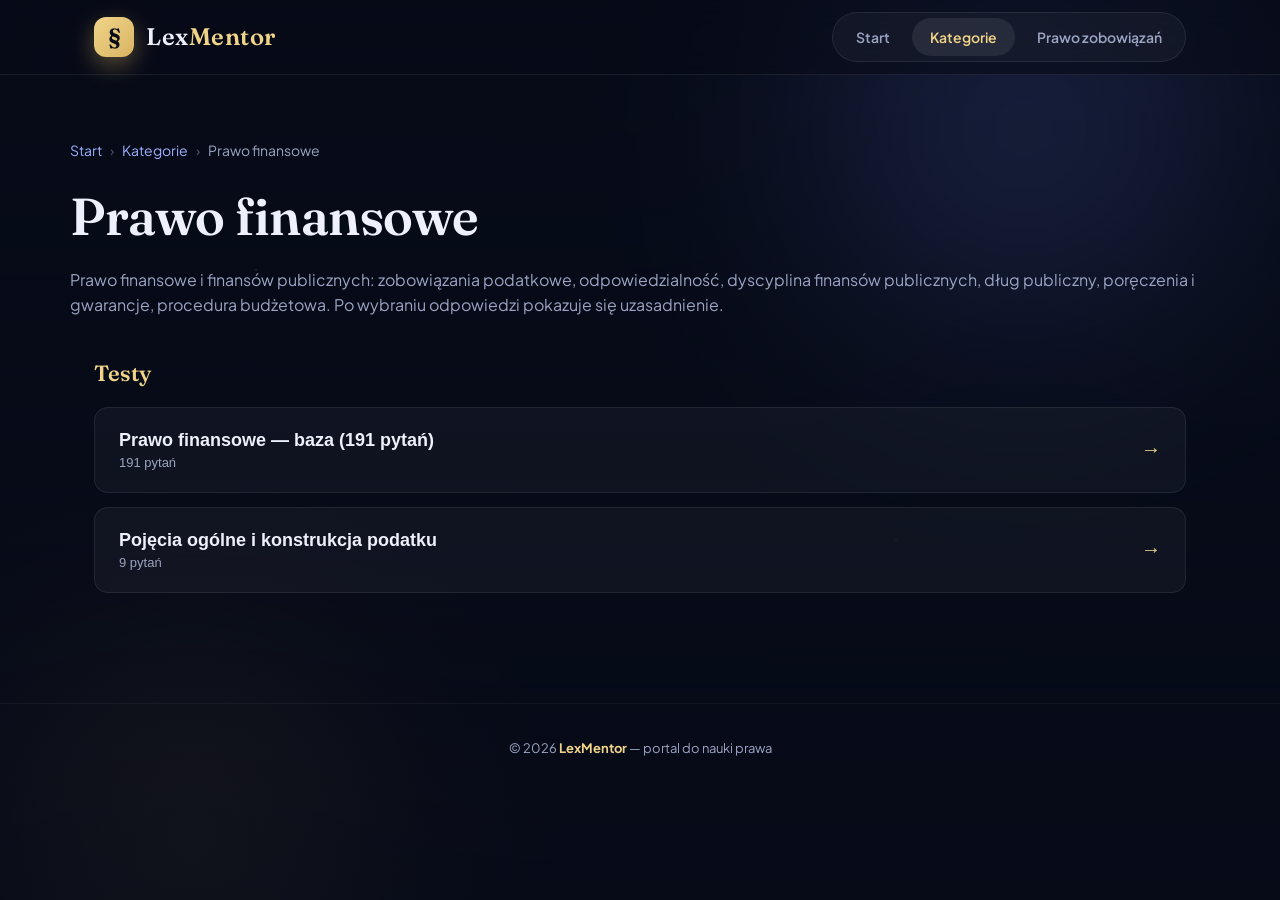
<file: test.html>
<!DOCTYPE html>
<html lang="pl">
<head>
  <meta charset="UTF-8" />
  <meta name="viewport" content="width=device-width, initial-scale=1.0" />
  <title>Testy — LexMentor</title>
  <link rel="preconnect" href="https://fonts.googleapis.com" />
  <link rel="preconnect" href="https://fonts.gstatic.com" crossorigin />
  <link href="https://fonts.googleapis.com/css2?family=Fraunces:opsz,wght@9..144,500;9..144,600;9..144,700&family=Plus+Jakarta+Sans:wght@400;500;600;700;800&display=swap" rel="stylesheet" />
  <link rel="stylesheet" href="style.css" />
</head>
<body>
  <div class="bg-fx"></div>

  <nav class="nav">
    <div class="wrap nav-inner">
      <a class="brand" href="index.html"><span class="mark">§</span><span class="name">Lex<b>Mentor</b></span></a>
      <div class="nav-links">
        <a href="index.html">Start</a>
        <a href="index.html#kategorie" class="active">Kategorie</a>
        <a href="fiszki.html">Prawo zobowiązań</a>
      </div>
    </div>
  </nav>

  <header class="page-head wrap">
    <div class="crumbs" id="crumbs"></div>
    <h1 id="cat-title">Kategoria</h1>
    <p class="sub" id="cat-sub"></p>
  </header>

  <main class="wrap" style="padding-bottom:60px">
    <!-- WIDOK: przeglądanie testów -->
    <div id="browse-view"></div>

    <!-- WIDOK: quiz -->
    <div class="quiz-card hidden" id="quiz-view">
      <div class="q-meta">
        <span id="q-progress">Pytanie 1</span>
        <span id="q-score">Poprawne: 0</span>
      </div>
      <div class="progress-bar"><span id="quiz-progress"></span></div>
      <div class="q-text" id="q-text">Ładowanie…</div>
      <div class="options" id="q-options"></div>
      <div class="explain hidden" id="q-explain"></div>

      <!-- Pytania kazusowe: pole na odpowiedź + wzorcowa odpowiedź -->
      <div class="open-area hidden" id="open-area">
        <div class="open-label" id="open-polecenie"></div>
        <textarea class="open-input" id="open-input" rows="5" placeholder="Tu wpisz swoją odpowiedź…"></textarea>
        <button class="btn btn-ghost btn-sm" id="reveal-btn" onclick="revealModel()">Pokaż wzorcową odpowiedź</button>
        <div class="explain hidden" id="open-model"></div>
      </div>

      <div class="quiz-foot">
        <span class="feedback" id="feedback"></span>
        <div style="display:flex; gap:10px; align-items:center">
          <button class="btn btn-ghost btn-sm" id="finish-btn" onclick="finishEarly()" title="Zakończ i pokaż wynik">Zakończ</button>
          <button class="btn btn-gold hidden" id="next-btn" onclick="nextQuestion()">Dalej →</button>
        </div>
      </div>
    </div>

    <!-- WIDOK: wynik -->
    <div class="result hidden" id="result-view">
      <div class="ring" id="result-ring"><span class="score" id="result-score">0%</span></div>
      <h2 id="result-title">Gotowe!</h2>
      <p id="result-text"></p>
      <div class="res-actions">
        <button class="btn btn-gold hidden" id="retry-wrong-btn" onclick="retryWrong()">Powtórz błędne ↻</button>
        <button class="btn btn-ghost" onclick="restartTest()">Rozwiąż ponownie ↺</button>
        <button class="btn btn-ghost" onclick="backToBrowse()">← Inne testy</button>
      </div>
    </div>
  </main>

  <footer class="footer"><div class="wrap">© <span id="year"></span> <b>LexMentor</b> — portal do nauki prawa</div></footer>

  <script src="data.js"></script>
  <script src="app.js"></script>
  <script>initCategory();</script>
</body>
</html>
</file>
<file: style.css>
/* =========================================================
   LEXMENTOR — nowoczesny motyw prawniczy
   ========================================================= */

:root {
  --bg-0:   #070b18;
  --bg-1:   #0b1226;
  --navy:   #111a35;
  --navy-2: #16203f;
  --line:   rgba(255,255,255,0.08);
  --gold:   #d8b463;
  --gold-2: #f0d489;
  --indigo: #6f8bff;
  --indigo-2:#9db0ff;
  --ink:    #eef1fb;
  --muted:  #9aa4c2;
  --green:  #46e0a0;
  --red:    #ff7a7a;
  --radius: 20px;
  --radius-sm: 14px;
  --shadow: 0 30px 80px -20px rgba(0,0,0,0.6);
  --serif:  "Fraunces", "Cormorant Garamond", Georgia, serif;
  --sans:   "Plus Jakarta Sans", "Inter", system-ui, sans-serif;
  --maxw:   1140px;
}

* { margin: 0; padding: 0; box-sizing: border-box; }
html { scroll-behavior: smooth; }

body {
  font-family: var(--sans);
  color: var(--ink);
  background: var(--bg-0);
  min-height: 100vh;
  line-height: 1.6;
  overflow-x: hidden;
  -webkit-font-smoothing: antialiased;
}

/* animowane tło z poświatami */
.bg-fx { position: fixed; inset: 0; z-index: 0; overflow: hidden; pointer-events: none; }
.bg-fx::before, .bg-fx::after {
  content: ""; position: absolute; border-radius: 50%; filter: blur(90px); opacity: .5;
}
.bg-fx::before {
  width: 60vw; height: 60vw; top: -20vw; right: -10vw;
  background: radial-gradient(circle, rgba(111,139,255,0.45), transparent 60%);
  animation: float1 18s ease-in-out infinite;
}
.bg-fx::after {
  width: 50vw; height: 50vw; bottom: -20vw; left: -10vw;
  background: radial-gradient(circle, rgba(216,180,99,0.35), transparent 60%);
  animation: float2 22s ease-in-out infinite;
}
@keyframes float1 { 0%,100%{transform:translate(0,0)} 50%{transform:translate(-40px,30px)} }
@keyframes float2 { 0%,100%{transform:translate(0,0)} 50%{transform:translate(30px,-30px)} }
body::after {
  content: ""; position: fixed; inset: 0; z-index: 0; pointer-events: none;
  background:
    linear-gradient(180deg, rgba(7,11,24,0) 0%, rgba(7,11,24,0.6) 100%),
    radial-gradient(1px 1px at 20% 30%, rgba(255,255,255,0.25), transparent),
    radial-gradient(1px 1px at 70% 60%, rgba(255,255,255,0.18), transparent),
    radial-gradient(1px 1px at 40% 80%, rgba(255,255,255,0.15), transparent);
}

.wrap { position: relative; z-index: 1; max-width: var(--maxw); margin: 0 auto; padding: 0 24px; }

/* ---------- Nawigacja ---------- */
.nav { position: sticky; top: 0; z-index: 50; backdrop-filter: blur(16px); background: rgba(7,11,24,0.6); border-bottom: 1px solid var(--line); }
.nav-inner { display: flex; align-items: center; justify-content: space-between; height: 74px; }
.brand { display: flex; align-items: center; gap: 12px; text-decoration: none; }
.brand .mark {
  width: 40px; height: 40px; display: grid; place-items: center; border-radius: 12px;
  font-family: var(--serif); font-weight: 700; font-size: 22px; color: var(--bg-0);
  background: linear-gradient(135deg, var(--gold-2), var(--gold));
  box-shadow: 0 8px 24px rgba(216,180,99,0.4);
}
.brand .name { font-family: var(--serif); font-size: 24px; letter-spacing: .5px; color: var(--ink); font-weight: 600; }
.brand .name b { color: var(--gold-2); font-weight: 600; }
.nav-links { display: flex; gap: 4px; background: rgba(255,255,255,0.04); padding: 5px; border-radius: 999px; border: 1px solid var(--line); }
.nav-links a {
  color: var(--muted); text-decoration: none; font-size: 14px; font-weight: 600;
  padding: 8px 18px; border-radius: 999px; transition: .2s;
}
.nav-links a:hover { color: var(--ink); }
.nav-links a.active { background: rgba(255,255,255,0.08); color: var(--gold-2); }

/* ---------- Hero ---------- */
.hero { padding: 100px 0 56px; text-align: center; }
.eyebrow {
  display: inline-flex; align-items: center; gap: 8px; font-size: 12px; letter-spacing: 3px;
  text-transform: uppercase; color: var(--gold-2); padding: 8px 18px; border-radius: 999px;
  background: rgba(216,180,99,0.08); border: 1px solid rgba(216,180,99,0.25); margin-bottom: 30px;
}
.hero h1 { font-family: var(--serif); font-weight: 600; line-height: 1.02; font-size: clamp(44px, 7.5vw, 88px); letter-spacing: -1px; }
.hero h1 .accent { background: linear-gradient(120deg, var(--gold-2), var(--gold) 60%, var(--indigo)); -webkit-background-clip: text; background-clip: text; color: transparent; }
.hero p { max-width: 600px; margin: 26px auto 40px; color: var(--muted); font-size: 19px; }
.cta-row { display: flex; gap: 14px; justify-content: center; flex-wrap: wrap; }

/* ---------- Przyciski ---------- */
.btn {
  display: inline-flex; align-items: center; gap: 10px; cursor: pointer; border: none;
  font-family: var(--sans); font-size: 15px; font-weight: 700; letter-spacing: .2px;
  padding: 15px 28px; border-radius: 14px; text-decoration: none; transition: transform .2s, box-shadow .25s, background .2s;
}
.btn-gold { background: linear-gradient(135deg, var(--gold-2), var(--gold)); color: #2a1e05; box-shadow: 0 14px 34px -8px rgba(216,180,99,0.6); }
.btn-gold:hover { transform: translateY(-3px); box-shadow: 0 22px 44px -8px rgba(216,180,99,0.7); }
.btn-ghost { background: rgba(255,255,255,0.05); color: var(--ink); border: 1px solid var(--line); }
.btn-ghost:hover { transform: translateY(-3px); border-color: rgba(216,180,99,0.5); color: var(--gold-2); }
.btn-sm { padding: 11px 18px; font-size: 14px; border-radius: 11px; }

/* ---------- Sekcje ---------- */
.section-head { text-align: center; margin: 16px 0 36px; }
.section-head h2 { font-family: var(--serif); font-size: clamp(30px,4vw,42px); font-weight: 600; letter-spacing: -.5px; }
.section-head p { color: var(--muted); margin-top: 8px; }

/* ---------- Karty kategorii ---------- */
.cat-grid { display: grid; grid-template-columns: repeat(auto-fit, minmax(300px, 1fr)); gap: 22px; margin-bottom: 80px; }
.cat-card {
  position: relative; display: block; text-decoration: none; color: inherit; overflow: hidden;
  padding: 32px; border-radius: var(--radius); background: linear-gradient(160deg, rgba(255,255,255,0.06), rgba(255,255,255,0.02));
  border: 1px solid var(--line); transition: transform .3s, border-color .3s;
}
.cat-card::before {
  content: ""; position: absolute; inset: 0; padding: 1px; border-radius: var(--radius);
  background: linear-gradient(140deg, rgba(216,180,99,0.6), transparent 40%);
  -webkit-mask: linear-gradient(#000 0 0) content-box, linear-gradient(#000 0 0);
  -webkit-mask-composite: xor; mask-composite: exclude; opacity: 0; transition: opacity .3s;
}
.cat-card:hover { transform: translateY(-6px); }
.cat-card:hover::before { opacity: 1; }
.cat-card .ic { font-size: 38px; margin-bottom: 18px; display: block; }
.cat-card h3 { font-family: var(--serif); font-size: 27px; font-weight: 600; margin-bottom: 8px; }
.cat-card p { color: var(--muted); font-size: 15px; margin-bottom: 18px; }
.cat-card .meta { display: flex; align-items: center; justify-content: space-between; font-size: 13px; }
.chip { display: inline-flex; align-items: center; gap: 6px; padding: 5px 12px; border-radius: 999px; background: rgba(111,139,255,0.12); border: 1px solid rgba(111,139,255,0.25); color: var(--indigo-2); font-weight: 600; }
.cat-card .go { color: var(--gold-2); font-weight: 700; }

/* ---------- Statystyki ---------- */
.stats { display: grid; grid-template-columns: repeat(auto-fit, minmax(170px,1fr)); gap: 18px; margin-bottom: 84px; }
.stat { text-align: center; padding: 30px 18px; border-radius: var(--radius); background: rgba(255,255,255,0.04); border: 1px solid var(--line); }
.stat .num { font-family: var(--serif); font-size: 46px; font-weight: 600; line-height: 1; background: linear-gradient(120deg,var(--gold-2),var(--gold)); -webkit-background-clip: text; background-clip: text; color: transparent; }
.stat .lbl { color: var(--muted); font-size: 12px; letter-spacing: .6px; text-transform: uppercase; margin-top: 10px; }

/* ---------- Stopka ---------- */
.footer { border-top: 1px solid var(--line); padding: 34px 0; text-align: center; color: var(--muted); font-size: 13px; }
.footer b { color: var(--gold-2); }

/* ---------- Nagłówek strony ---------- */
.page-head { padding: 64px 0 8px; }
.crumbs { display: flex; gap: 8px; align-items: center; color: var(--muted); font-size: 14px; margin-bottom: 14px; flex-wrap: wrap; }
.crumbs a { color: var(--indigo-2); text-decoration: none; }
.crumbs a:hover { text-decoration: underline; }
.crumbs span { opacity: .5; }
.page-head h1 { font-family: var(--serif); font-size: clamp(34px,5vw,52px); font-weight: 600; letter-spacing: -.5px; }
.page-head .sub { color: var(--muted); margin-top: 8px; }

/* ---------- Lista testów ---------- */
.subcat { margin: 30px 0 50px; }
.subcat h3 { font-family: var(--serif); font-size: 22px; color: var(--gold-2); margin-bottom: 16px; font-weight: 600; }
.test-list { display: grid; gap: 14px; }
.test-row {
  display: flex; align-items: center; justify-content: space-between; gap: 16px;
  padding: 22px 24px; border-radius: var(--radius-sm); background: rgba(255,255,255,0.04);
  border: 1px solid var(--line); cursor: pointer; transition: .2s; text-align: left; width: 100%; color: inherit;
}
.test-row:hover { border-color: rgba(216,180,99,0.45); background: rgba(216,180,99,0.06); transform: translateX(4px); }
.test-row .t-info h4 { font-size: 18px; font-weight: 700; margin-bottom: 4px; }
.test-row .t-info span { color: var(--muted); font-size: 13px; }
.test-row .t-arrow { color: var(--gold-2); font-size: 20px; flex-shrink: 0; }

/* ---------- Quiz ---------- */
.quiz-card { max-width: 760px; margin: 24px auto 0; padding: 40px; border-radius: var(--radius); background: linear-gradient(160deg, rgba(255,255,255,0.07), rgba(255,255,255,0.02)); border: 1px solid var(--line); box-shadow: var(--shadow); }
.q-meta { display: flex; justify-content: space-between; align-items: center; color: var(--muted); font-size: 13px; font-weight: 600; letter-spacing: .4px; margin-bottom: 14px; }
.progress-bar { height: 7px; border-radius: 999px; background: rgba(255,255,255,0.08); overflow: hidden; margin-bottom: 26px; }
.progress-bar > span { display: block; height: 100%; width: 0; background: linear-gradient(90deg, var(--gold-2), var(--gold)); transition: width .45s cubic-bezier(.2,.7,.2,1); }
.q-text { font-family: var(--serif); font-size: 27px; line-height: 1.32; font-weight: 600; margin-bottom: 26px; }
.options { display: grid; gap: 12px; }
.option {
  display: flex; align-items: center; gap: 15px; padding: 16px 20px; border-radius: var(--radius-sm);
  background: rgba(255,255,255,0.03); border: 1px solid var(--line); cursor: pointer; transition: .18s;
  font-size: 16px; color: var(--ink); text-align: left; width: 100%;
}
.option:hover:not(:disabled) { border-color: rgba(216,180,99,0.5); background: rgba(216,180,99,0.07); }
.option .letter { width: 32px; height: 32px; border-radius: 9px; display: grid; place-items: center; background: rgba(111,139,255,0.14); color: var(--indigo-2); font-weight: 800; font-size: 14px; flex-shrink: 0; }
.option.correct { border-color: var(--green); background: rgba(70,224,160,0.12); }
.option.correct .letter { background: var(--green); color: #04231a; }
.option.wrong { border-color: var(--red); background: rgba(255,122,122,0.12); }
.option.wrong .letter { background: var(--red); color: #2a0606; }
.option:disabled { cursor: default; }

.explain { margin-top: 18px; padding: 16px 18px; border-radius: var(--radius-sm); background: rgba(111,139,255,0.08); border: 1px solid rgba(111,139,255,0.25); font-size: 14.5px; color: var(--indigo-2); line-height: 1.55; }
.explain b { color: var(--ink); }

.quiz-foot { display: flex; justify-content: space-between; align-items: center; margin-top: 26px; gap: 12px; }
.feedback { font-weight: 700; font-size: 15px; }

/* Pytania kazusowe (otwarte) */
.open-area { margin-top: 22px; padding-top: 22px; border-top: 1px dashed var(--line); }
.open-label { font-size: 14.5px; color: var(--gold-2); font-weight: 600; margin-bottom: 12px; line-height: 1.5; }
.open-input {
  width: 100%; resize: vertical; min-height: 110px; padding: 14px 16px; border-radius: var(--radius-sm);
  background: rgba(255,255,255,0.04); border: 1px solid var(--line); color: var(--ink);
  font-family: var(--sans); font-size: 15px; line-height: 1.55; margin-bottom: 14px;
}
.open-input:focus { outline: none; border-color: rgba(216,180,99,0.5); }

/* ---------- Wynik ---------- */
.result { max-width: 560px; margin: 24px auto 0; text-align: center; padding: 52px 40px; border-radius: var(--radius); background: linear-gradient(160deg, rgba(255,255,255,0.07), rgba(255,255,255,0.02)); border: 1px solid var(--line); box-shadow: var(--shadow); }
.result .ring { width: 170px; height: 170px; margin: 0 auto 24px; border-radius: 50%; display: grid; place-items: center; position: relative; }
.result .ring::before { content: ""; position: absolute; inset: 15px; border-radius: 50%; background: var(--bg-1); }
.result .ring .score { position: relative; z-index: 1; font-family: var(--serif); font-size: 50px; font-weight: 600; }
.result h2 { font-family: var(--serif); font-size: 32px; color: var(--gold-2); margin-bottom: 8px; font-weight: 600; }
.result p { color: var(--muted); margin-bottom: 28px; }
.result .res-actions { display: flex; gap: 12px; justify-content: center; flex-wrap: wrap; }

.hidden { display: none !important; }

/* =========================================================
   FISZKI — powtórki
   ========================================================= */
.fc-toolbar { display: flex; gap: 12px; justify-content: center; align-items: center; flex-wrap: wrap; margin: 8px 0 22px; }
.select { background: rgba(255,255,255,0.05); color: var(--ink); border: 1px solid var(--line); padding: 12px 18px; border-radius: 12px; font-family: var(--sans); font-size: 14px; font-weight: 600; cursor: pointer; }
.select:focus { outline: none; border-color: rgba(216,180,99,0.5); }
.fc-count { color: var(--muted); font-size: 14px; font-weight: 600; }

.fc-card {
  max-width: 760px; margin: 0 auto; padding: 32px 34px; border-radius: var(--radius);
  background: linear-gradient(160deg, rgba(255,255,255,0.07), rgba(255,255,255,0.02));
  border: 1px solid var(--line); box-shadow: var(--shadow); cursor: pointer; min-height: 200px;
}
.fc-q { font-family: var(--serif); font-size: 25px; line-height: 1.35; font-weight: 600; }
.fc-q p { margin: 0; }
.fc-divider { height: 1px; background: linear-gradient(90deg, transparent, var(--glass-border, rgba(216,180,99,0.4)), transparent); margin: 22px 0; }
.fc-a { font-size: 15.5px; line-height: 1.6; color: var(--ink); cursor: default; }
.fc-a p { margin: 0 0 10px; }
.fc-a p.fc-h { color: var(--gold-2); font-weight: 700; margin-top: 14px; }
.fc-a ul { margin: 0 0 12px; padding-left: 20px; }
.fc-a li { margin-bottom: 6px; }

.fc-tablewrap { overflow-x: auto; margin: 12px 0 16px; border-radius: 10px; border: 1px solid var(--line); }
.fc-table { border-collapse: collapse; width: 100%; font-size: 13px; min-width: 620px; }
.fc-table th, .fc-table td { border: 1px solid var(--line); padding: 8px 10px; text-align: left; vertical-align: top; }
.fc-table th { background: rgba(216,180,99,0.12); color: var(--gold-2); font-weight: 700; }
.fc-table tr:nth-child(even) td { background: rgba(255,255,255,0.02); }

.fc-actions { max-width: 760px; margin: 22px auto 0; display: flex; flex-direction: column; align-items: center; gap: 14px; }
.fc-rate { display: grid; grid-template-columns: repeat(4, 1fr); gap: 10px; width: 100%; }
.rate {
  display: flex; flex-direction: column; align-items: center; gap: 4px; cursor: pointer;
  padding: 14px 8px; border-radius: 12px; border: 1px solid var(--line); background: rgba(255,255,255,0.04);
  color: var(--ink); font-family: var(--sans); font-weight: 700; font-size: 15px; transition: .18s;
}
.rate small { font-weight: 600; font-size: 12px; color: var(--muted); }
.rate:hover { transform: translateY(-2px); }
.rate.r-again { border-color: rgba(255,122,122,0.45); }
.rate.r-again:hover { background: rgba(255,122,122,0.14); color: var(--red); }
.rate.r-hard { border-color: rgba(216,180,99,0.4); }
.rate.r-hard:hover { background: rgba(216,180,99,0.12); color: var(--gold-2); }
.rate.r-good { border-color: rgba(111,139,255,0.4); }
.rate.r-good:hover { background: rgba(111,139,255,0.14); color: var(--indigo-2); }
.rate.r-easy { border-color: rgba(70,224,160,0.45); }
.rate.r-easy:hover { background: rgba(70,224,160,0.14); color: var(--green); }

.fc-done { max-width: 560px; margin: 10px auto 0; text-align: center; padding: 46px 40px; border-radius: var(--radius); background: rgba(255,255,255,0.04); border: 1px solid var(--line); }
.fc-done .ic { font-size: 44px; margin-bottom: 10px; }
.fc-done h2 { font-family: var(--serif); font-size: 30px; color: var(--gold-2); margin-bottom: 8px; font-weight: 600; }
.fc-done p { color: var(--muted); margin-bottom: 24px; }

@media (max-width: 560px) {
  .fc-rate { grid-template-columns: repeat(2, 1fr); }
  .fc-card { padding: 24px 20px; }
  .fc-q { font-size: 21px; }
}

/* ---------- Pytania z luką (uzupełnianie) ---------- */
.luka-wrap {
  display: flex;
  gap: 12px;
  align-items: center;
  flex-wrap: wrap;
  margin-top: 4px;
}
.luka-input {
  flex: 1 1 240px;
  min-width: 180px;
  padding: 14px 18px;
  font-family: var(--sans);
  font-size: 17px;
  color: var(--ink);
  background: rgba(255,255,255,0.04);
  border: 1.5px solid var(--line);
  border-radius: var(--radius-sm);
  outline: none;
  transition: border-color .2s, box-shadow .2s;
}
.luka-input::placeholder { color: var(--muted); }
.luka-input:focus {
  border-color: var(--gold);
  box-shadow: 0 0 0 3px rgba(216,180,99,0.18);
}
.luka-input:disabled { opacity: 1; }
.luka-input.luka-ok {
  border-color: var(--green);
  box-shadow: 0 0 0 3px rgba(70,224,160,0.18);
}
.luka-input.luka-bad {
  border-color: var(--red);
  box-shadow: 0 0 0 3px rgba(255,122,122,0.18);
}

/* ---------- Animacje ---------- */
@keyframes rise { from { opacity:0; transform: translateY(22px); } to { opacity:1; transform: translateY(0); } }
.rise { animation: rise .7s cubic-bezier(.2,.7,.2,1) both; }
.rise.d1{animation-delay:.08s}.rise.d2{animation-delay:.16s}.rise.d3{animation-delay:.24s}.rise.d4{animation-delay:.32s}

@media (max-width: 640px) {
  .nav-links a { padding: 7px 12px; font-size: 13px; }
  .quiz-card { padding: 26px 20px; }
  .q-text { font-size: 22px; }
  .test-row { padding: 18px; }
}
</file>
